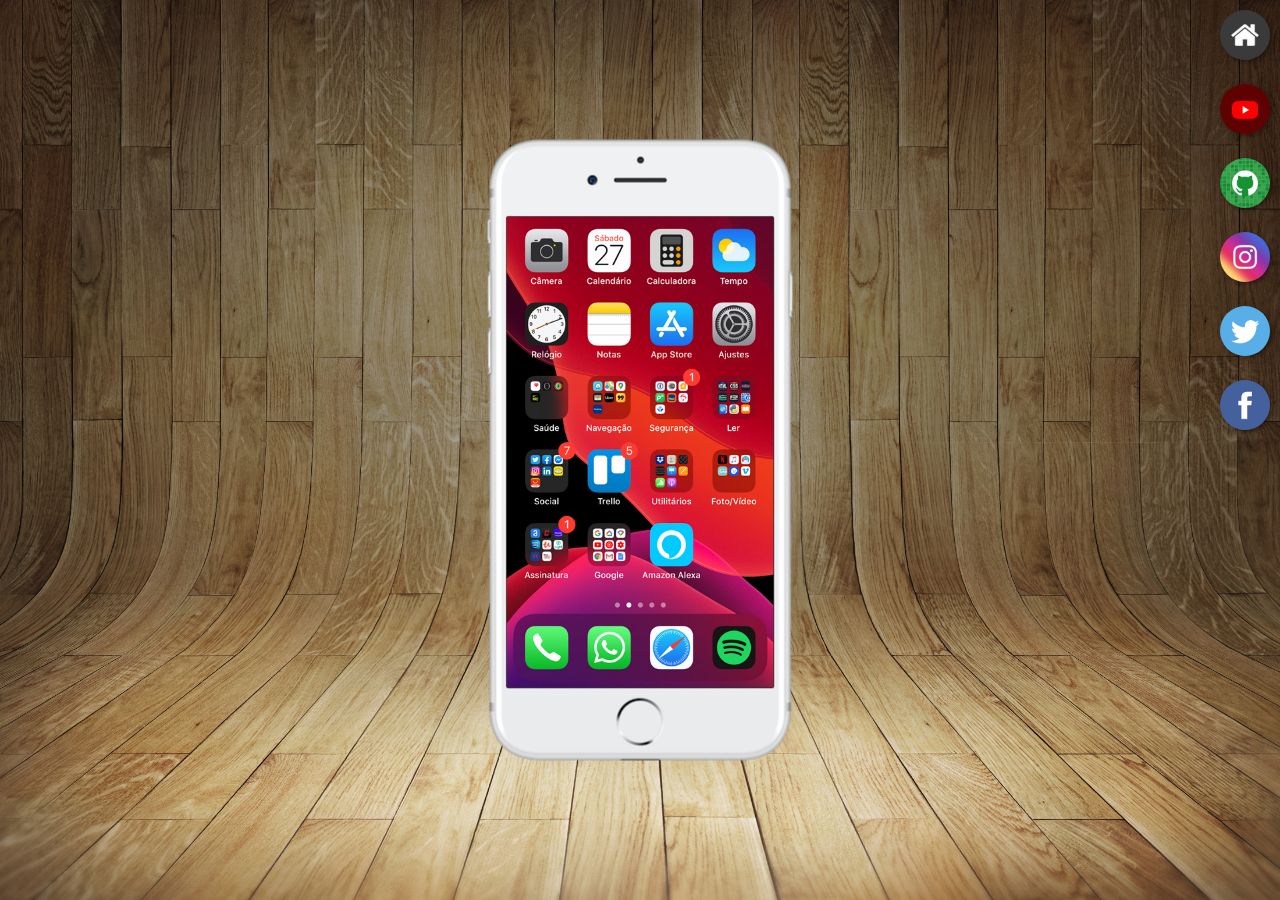
<file: index.html>
<!DOCTYPE html>
<html lang="pt-br">
<head>
  <meta charset="UTF-8">
  <meta http-equiv="X-UA-Compatible" content="IE=edge">
  <meta name="viewport" content="width=device-width, initial-scale=1.0">
  <link rel="shortcut icon" href="favicon.ico" type="image/x-icon">
  <link rel="stylesheet" href="estilos/style.css">
  <title>Projeto Redes Sociais</title>
</head>
<body>
  <main>
    <section id="telefone">
      <iframe src="home.html" name="tela" id="tela" frameborder="0">
        Seu navegador não é compatível com isso.
      </iframe>
    </section>
    <section id="redes-sociais">
      <a href="home.html" target="tela"><img src="imagens/logo-home.jpg" alt=""></a><br>
      <a href="youtube.html" target="tela"><img src="imagens/logo-youtube.jpg" alt=""></a><br>
      <a href="github.html" target="tela"><img src="imagens/logo-github.jpg" alt=""></a><br>
      <a href="instagram.html" target="tela"><img src="imagens/logo-instagram.jpg" alt=""></a><br>
      <a href="twitter.html" target="tela"><img src="imagens/logo-twitter.jpg" alt=""></a><br>
      <a href="facebook.html" target="tela"><img src="imagens/logo-facebook.jpg" alt=""></a>
    </section>
  </main>
</body>
</html>
</file>
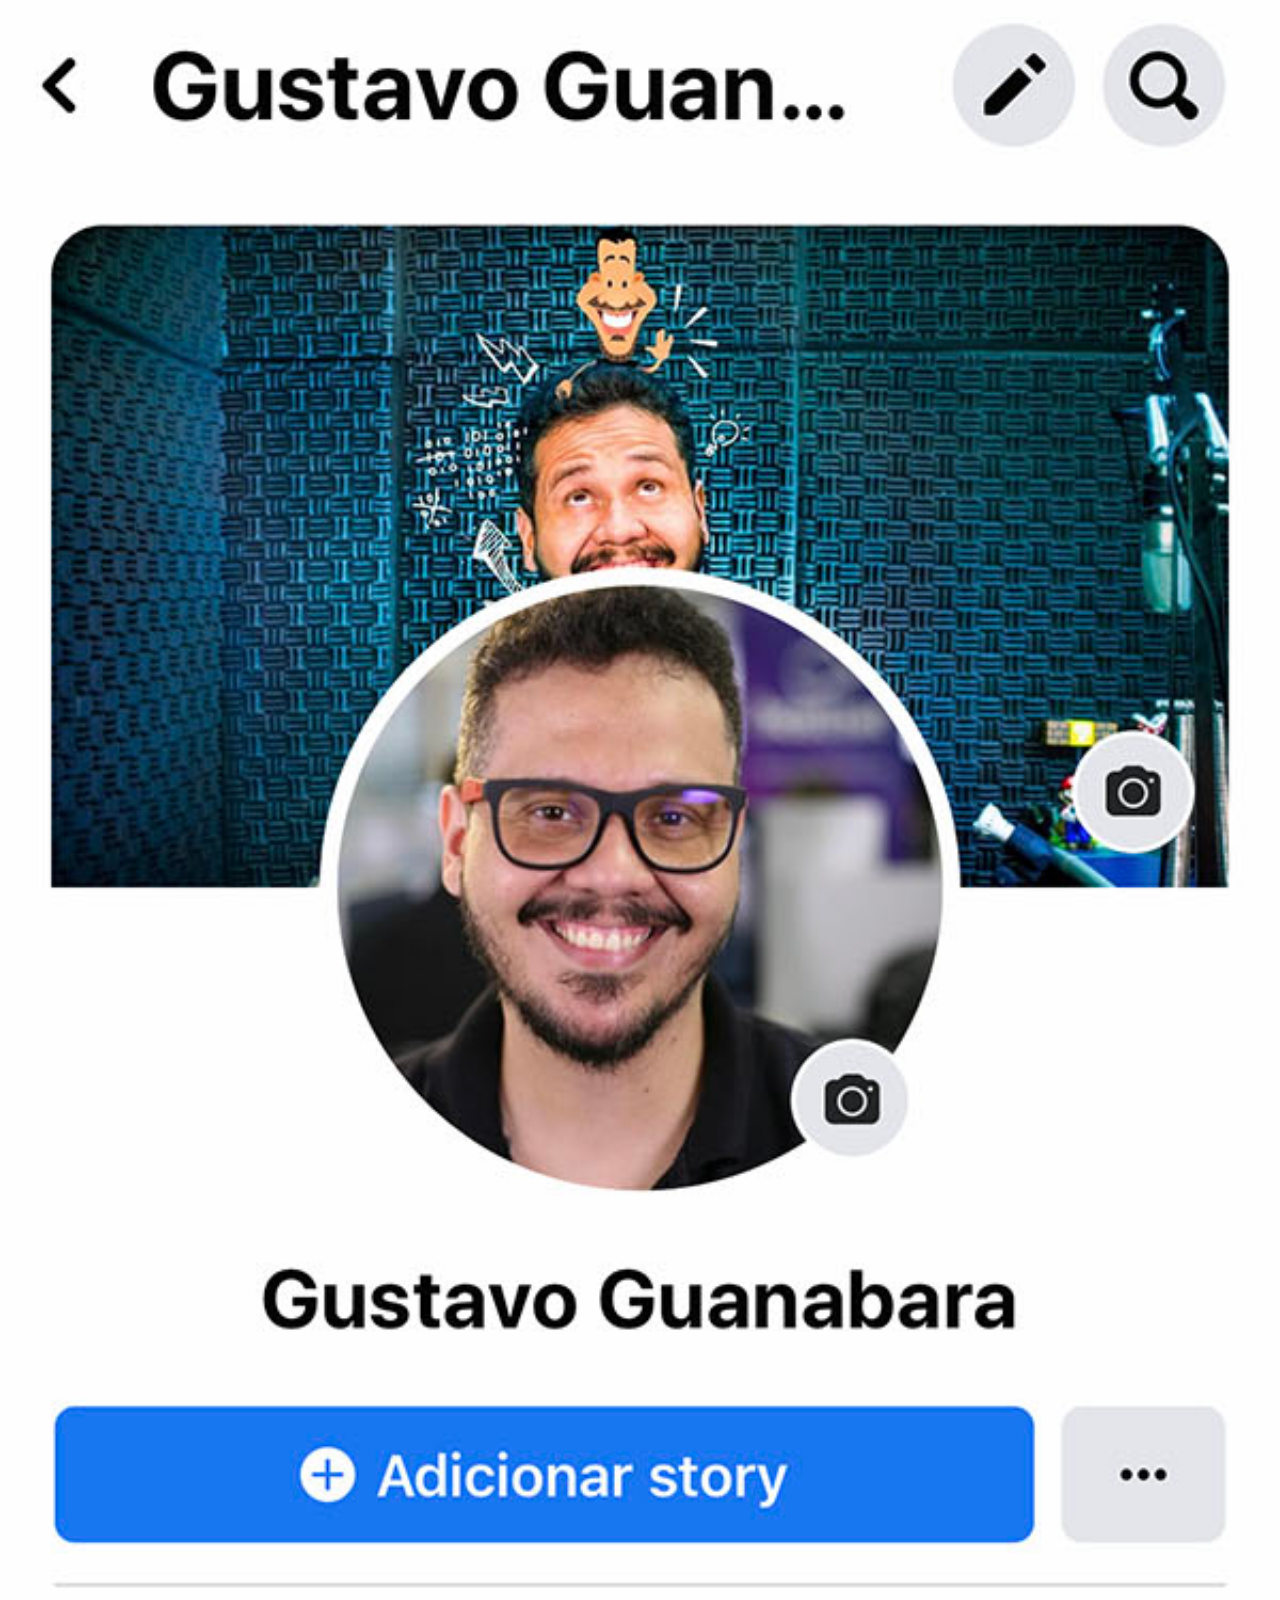
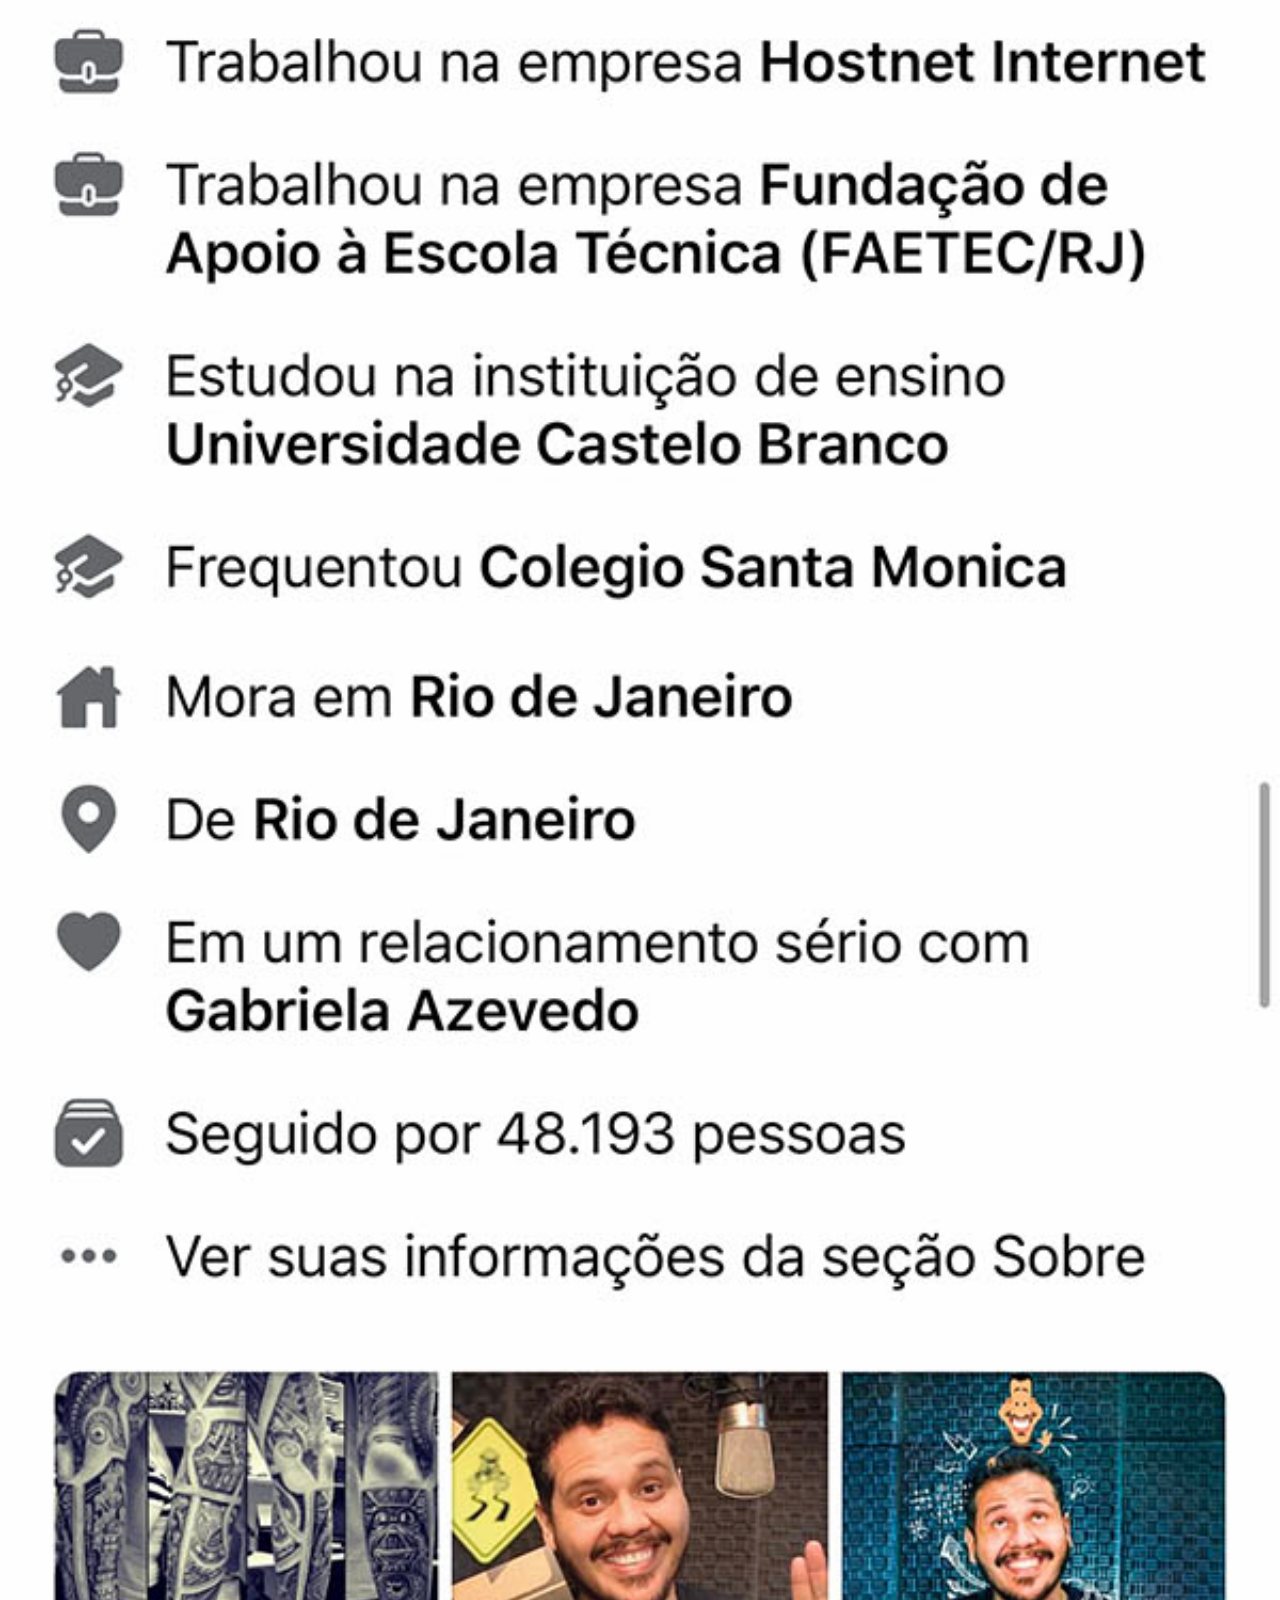
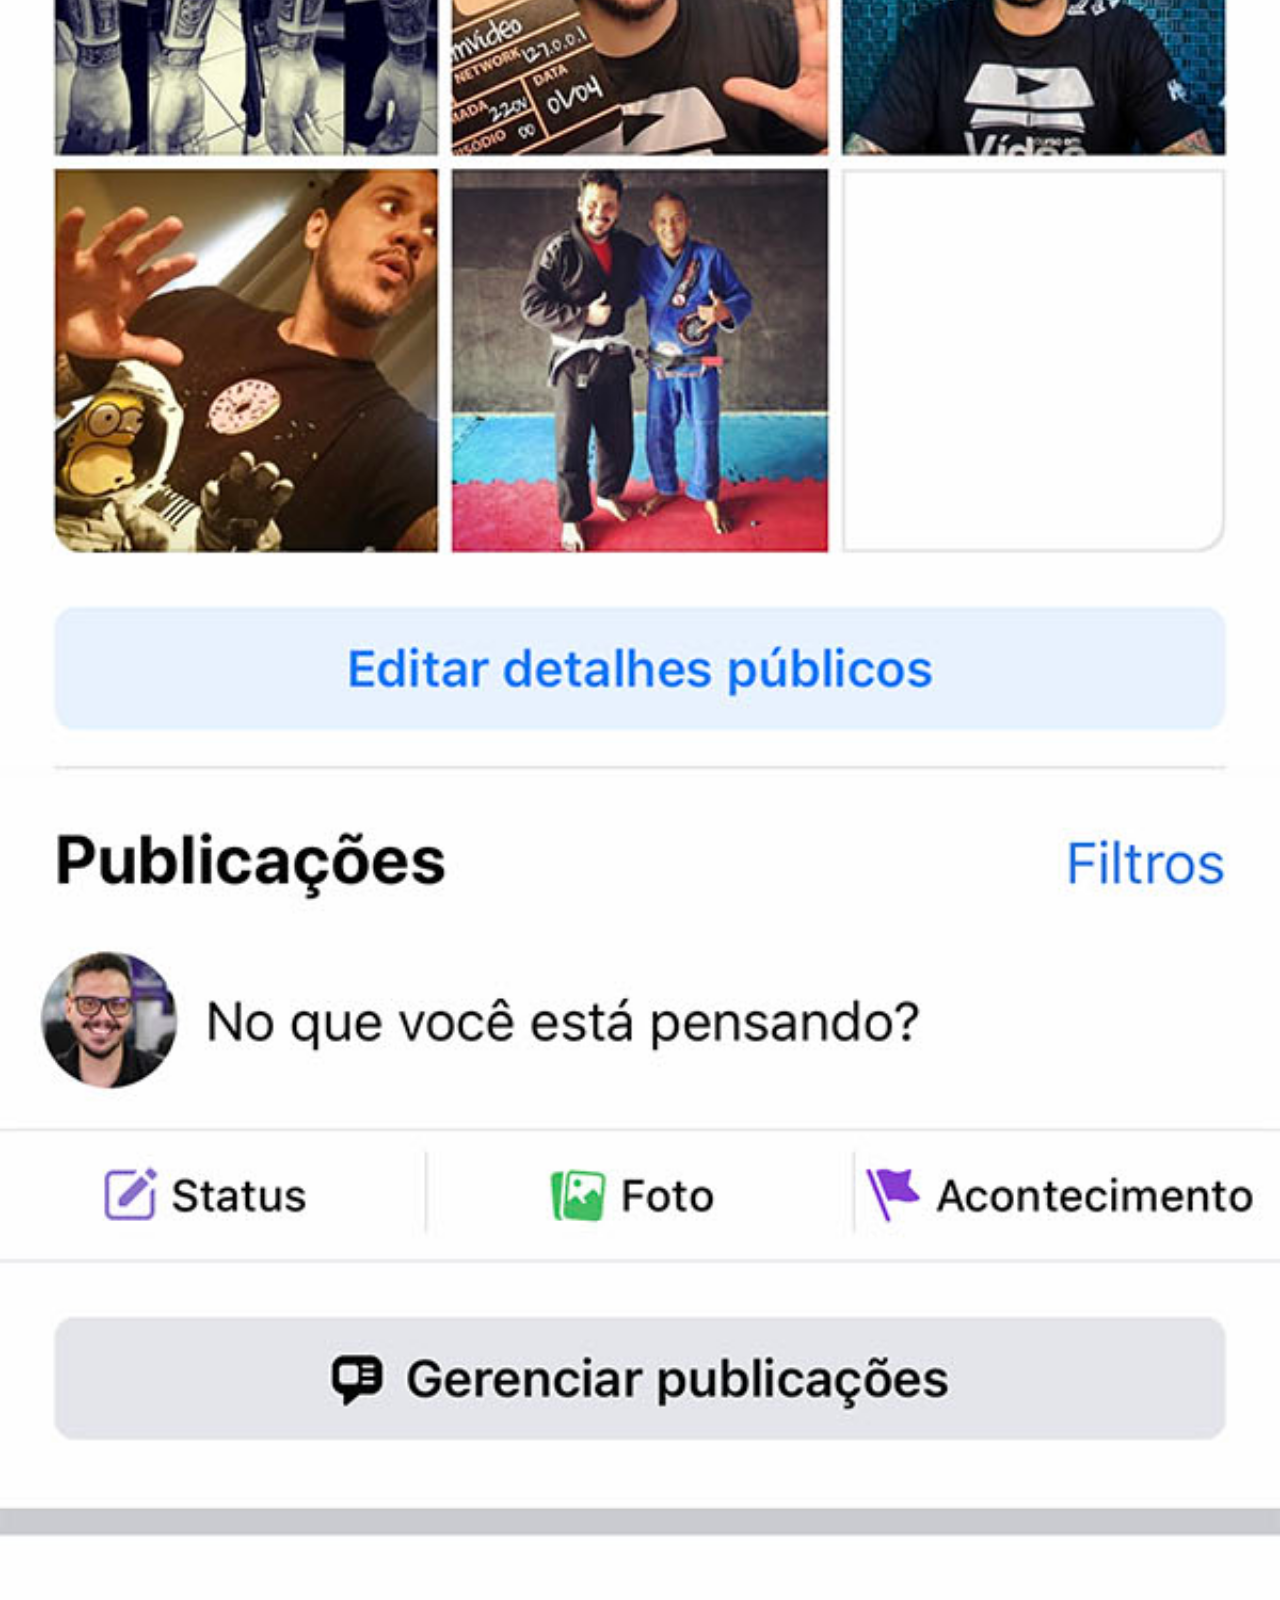
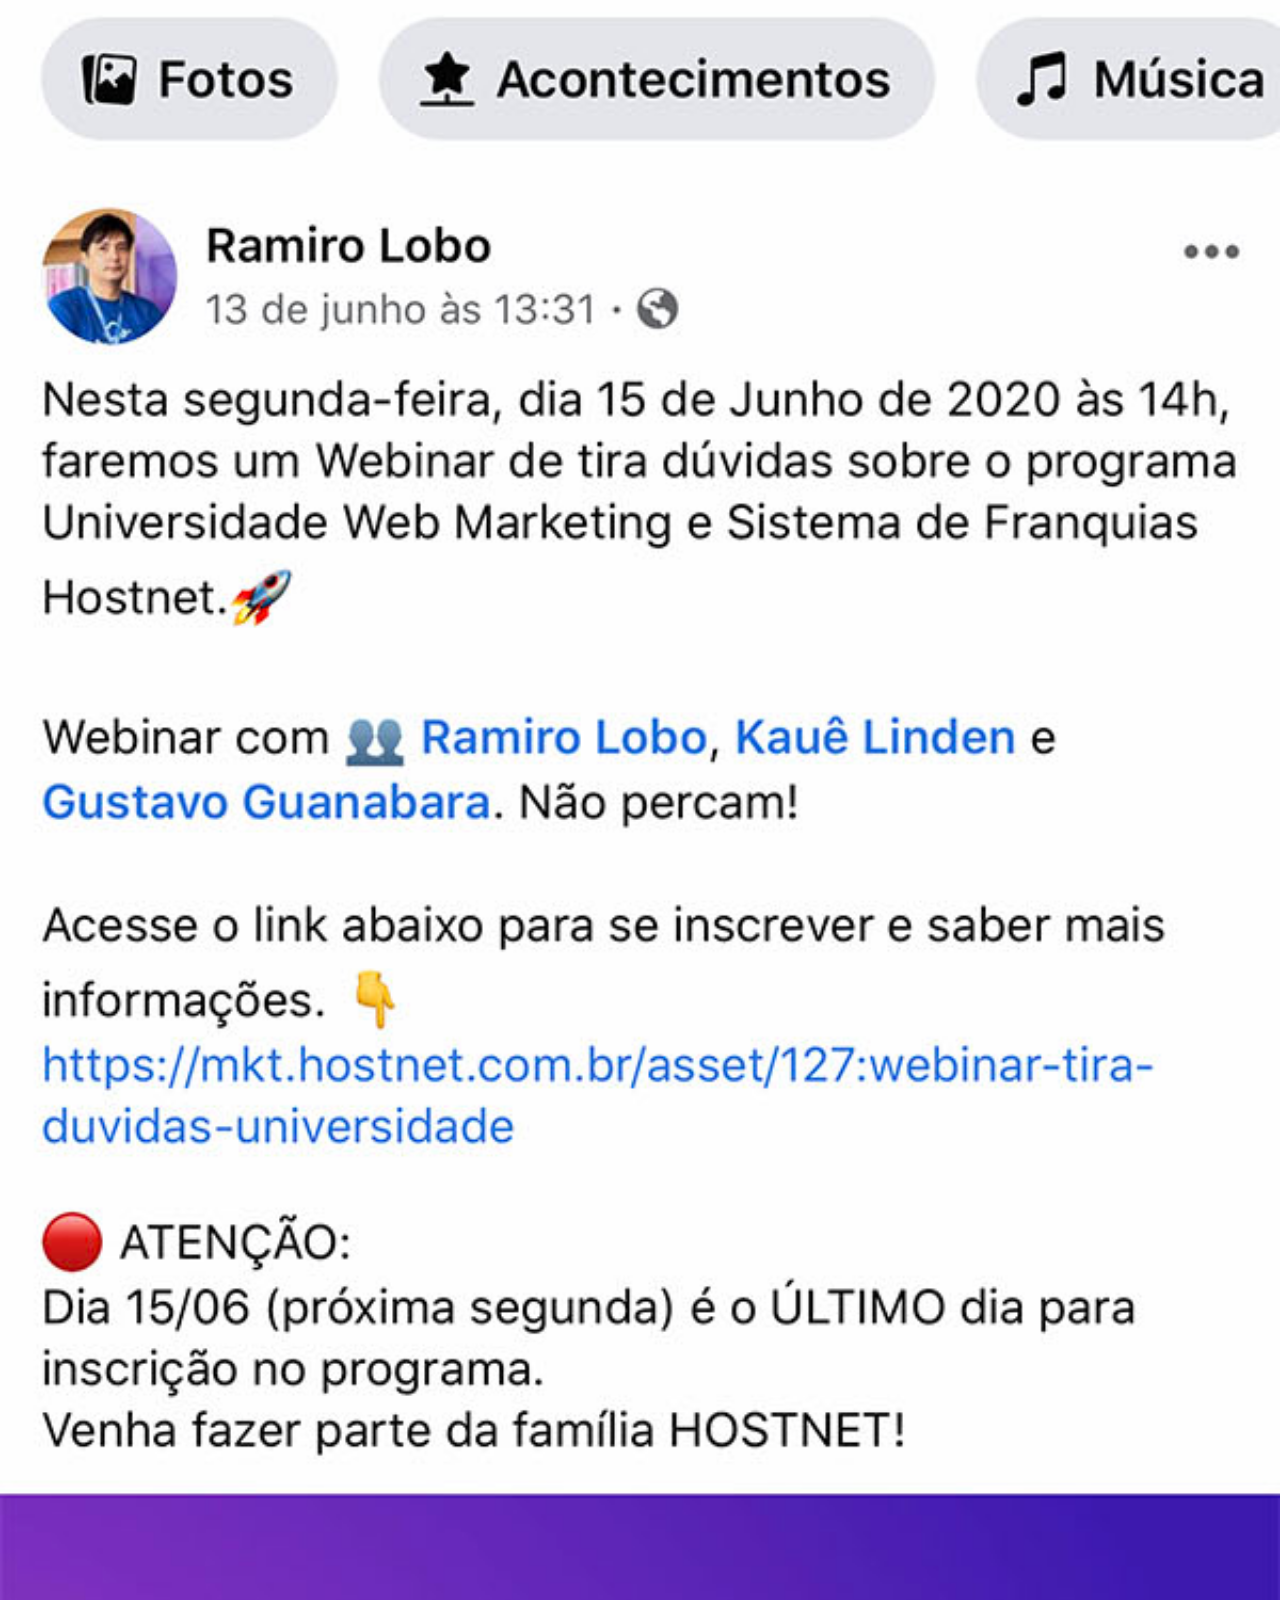
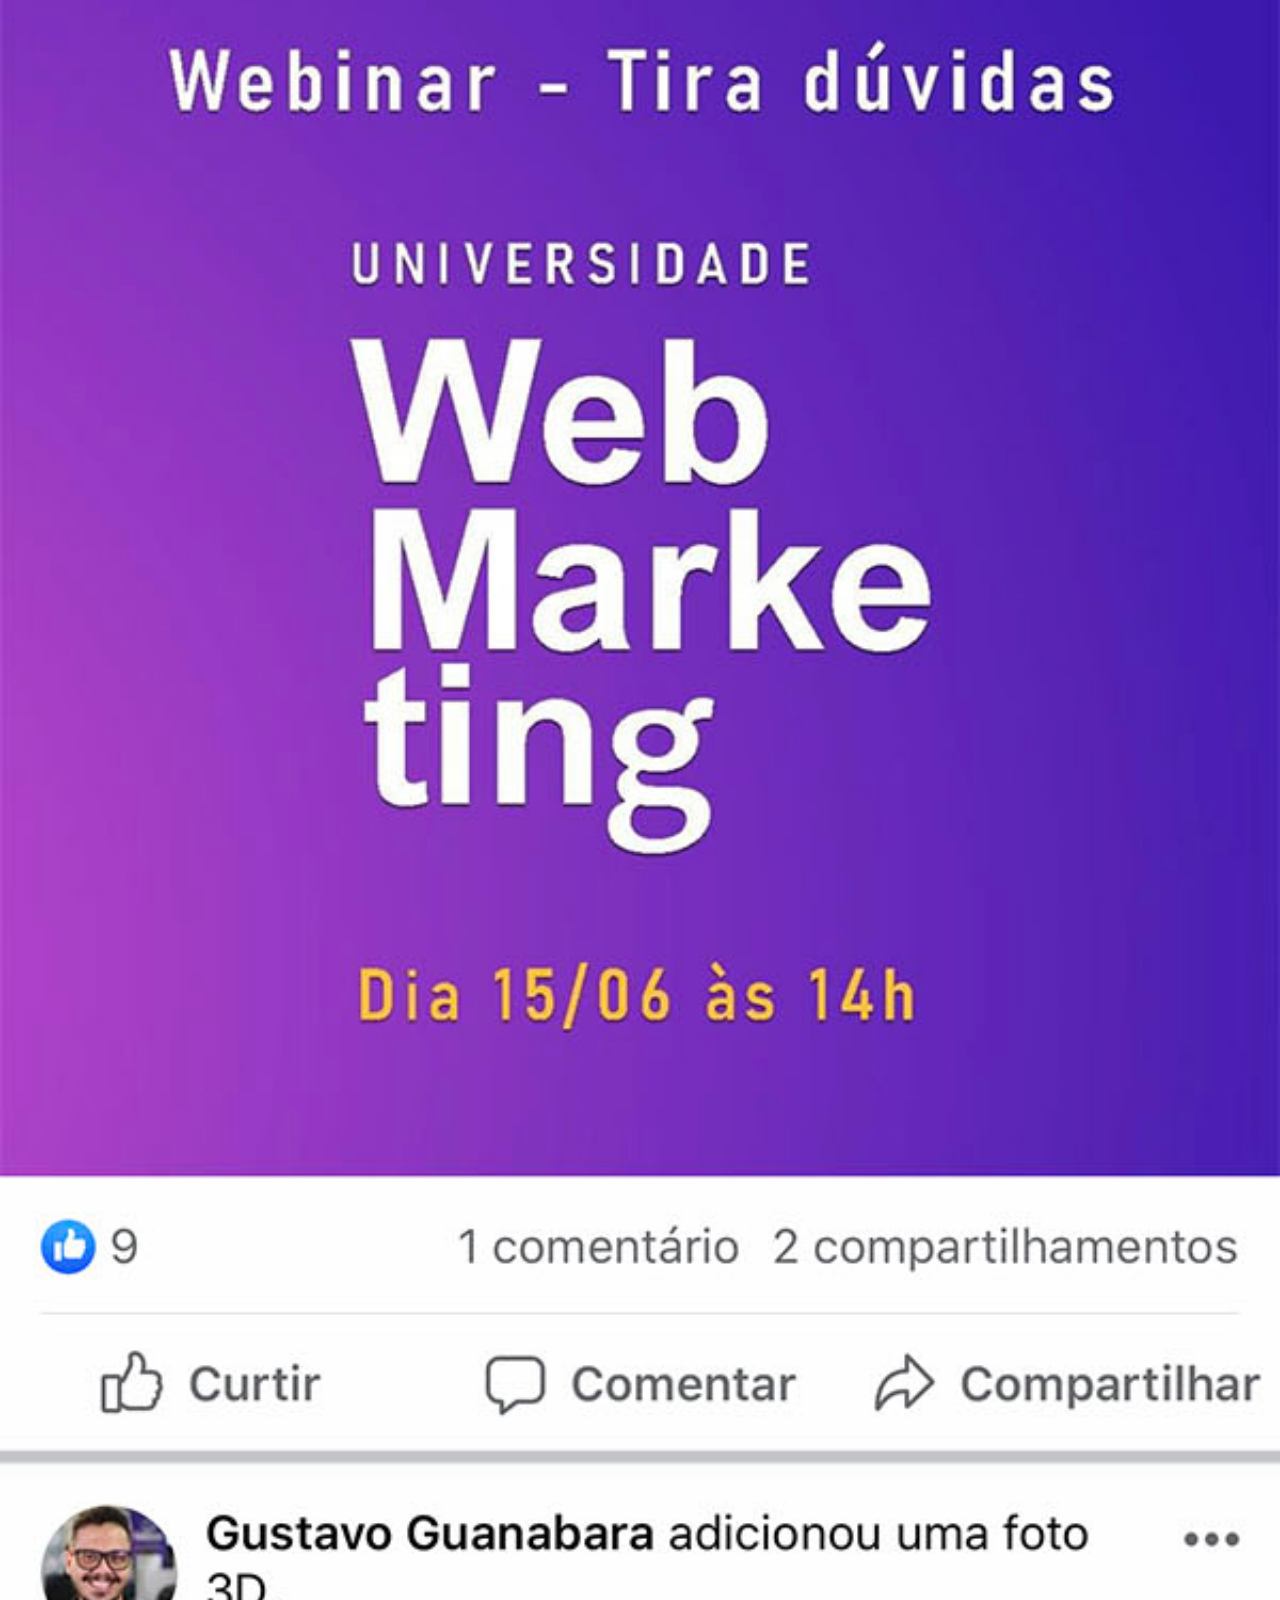
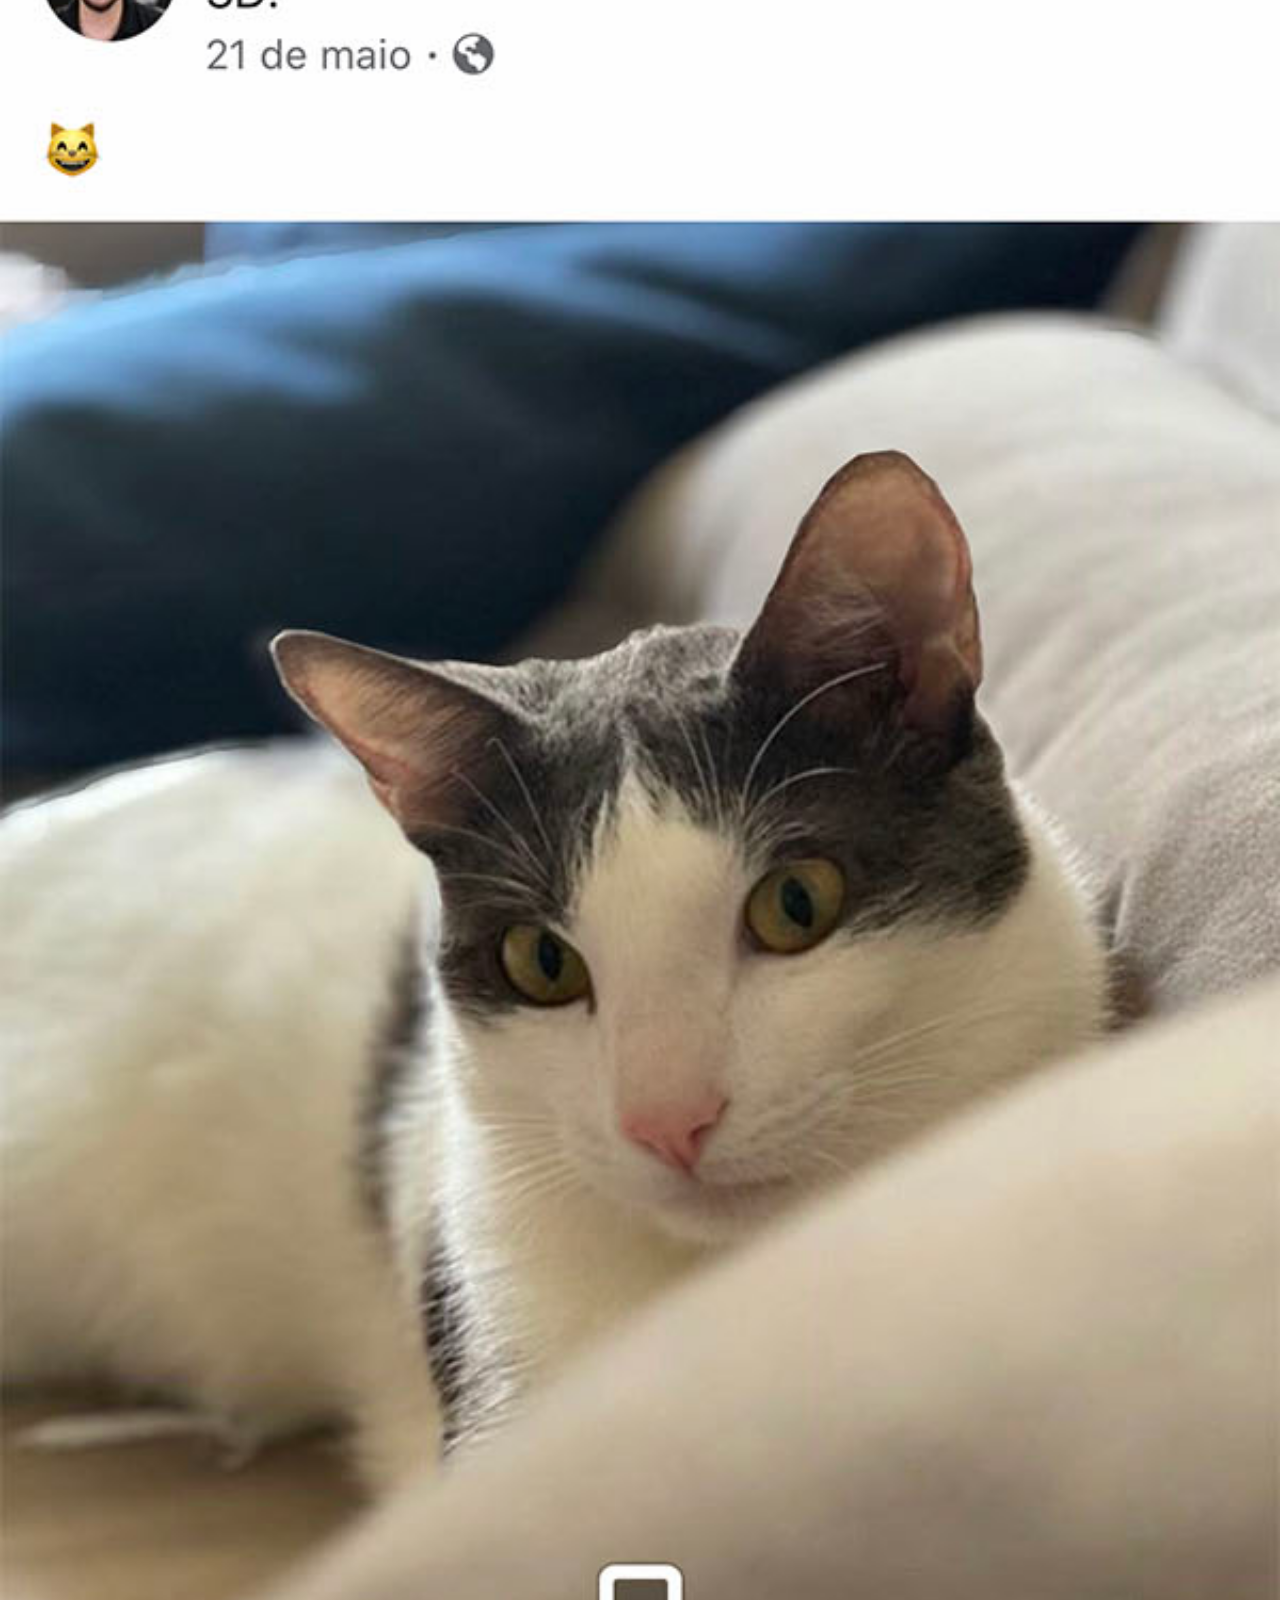
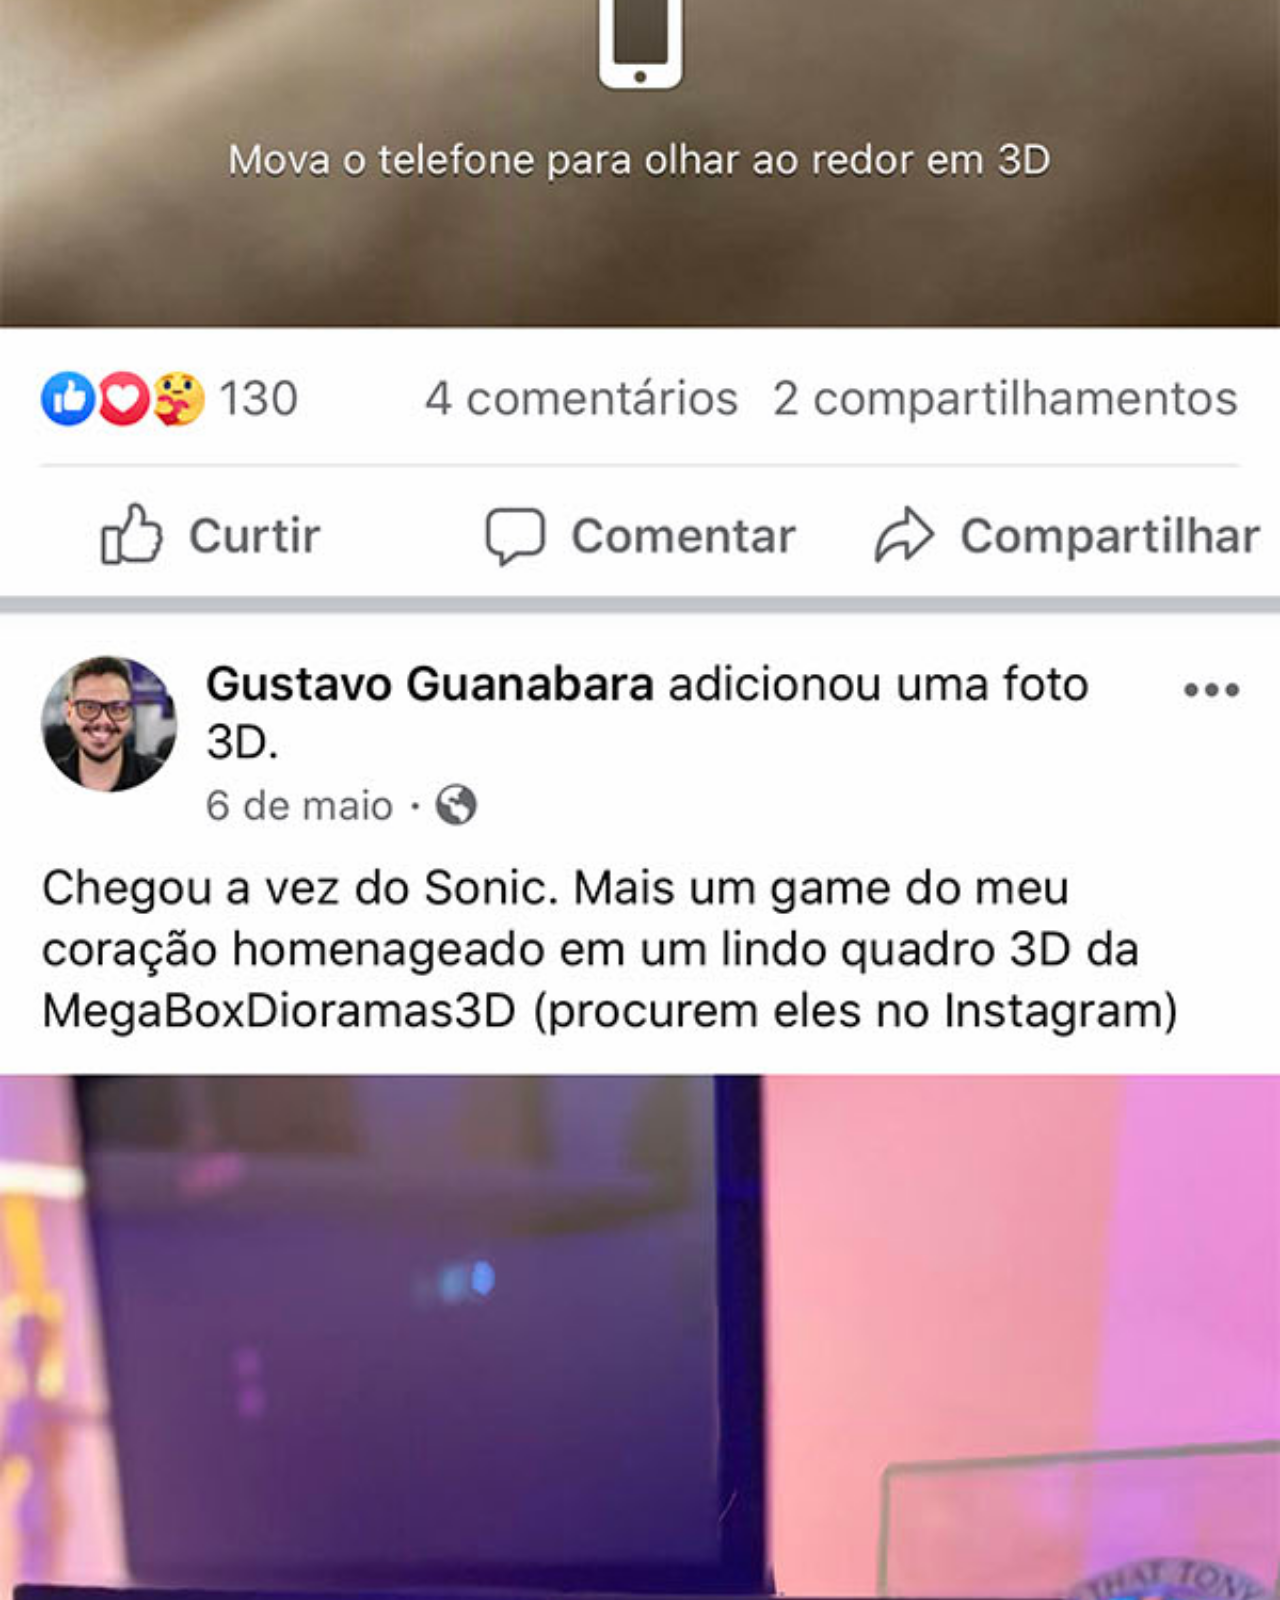
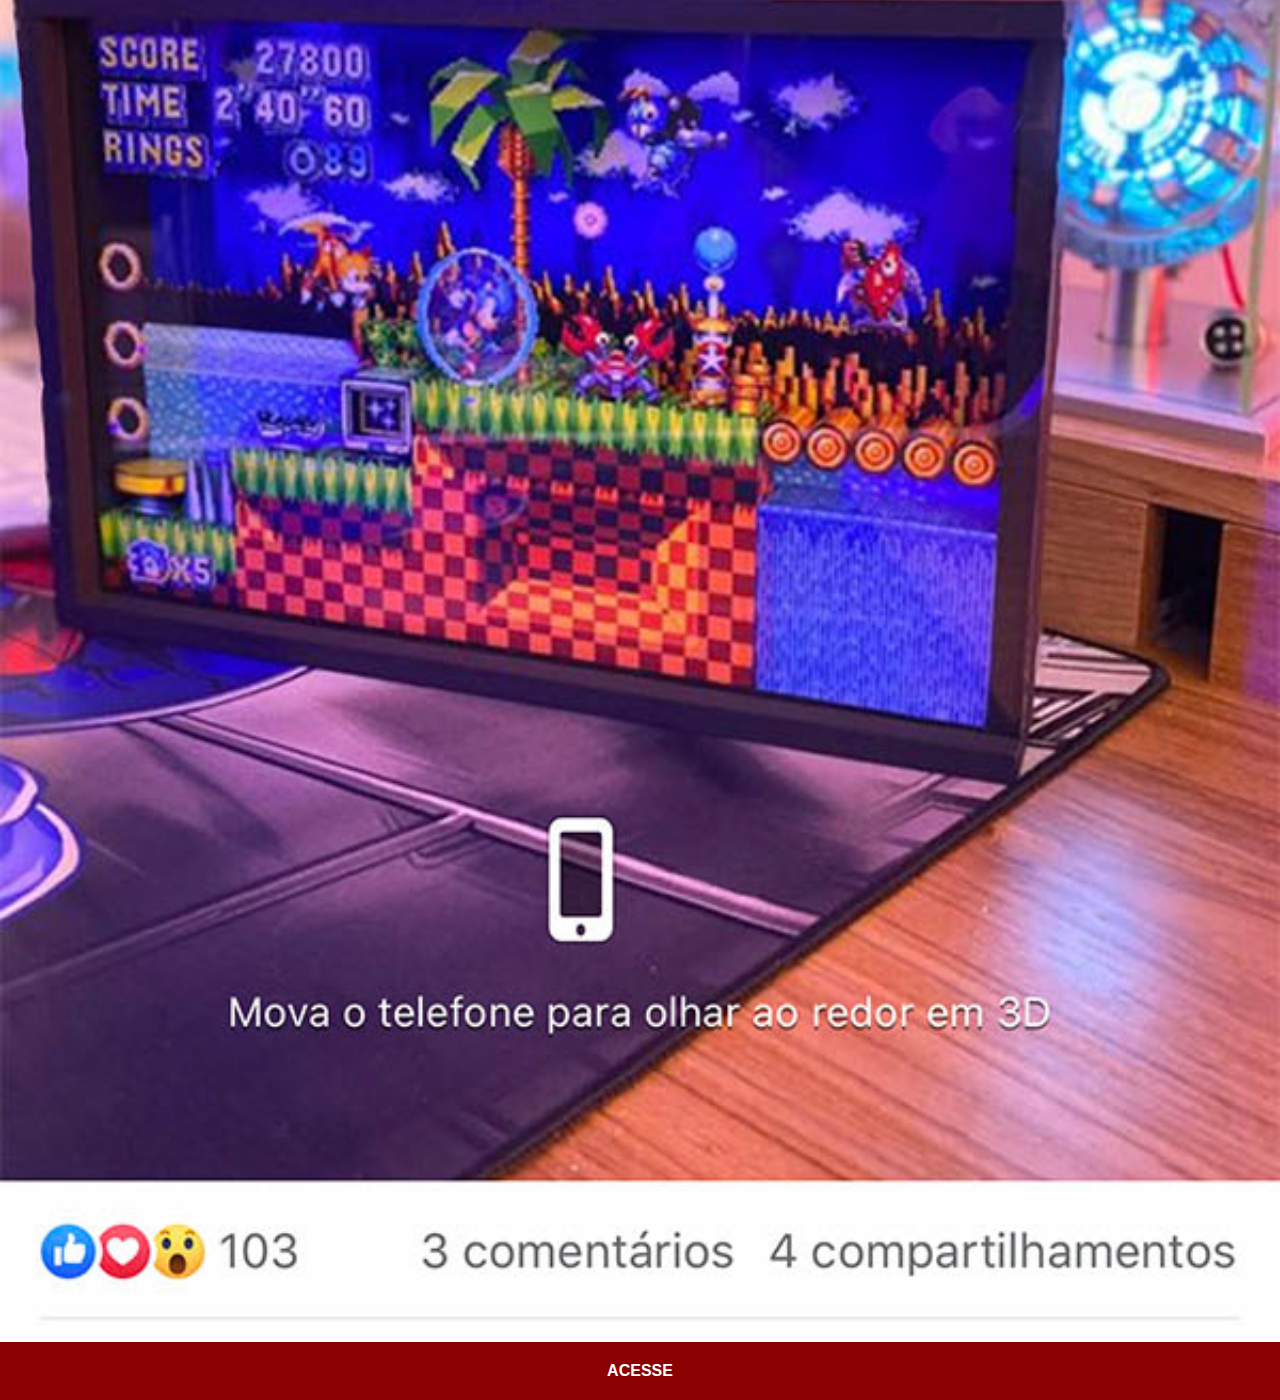
<file: facebook.html>
<!DOCTYPE html>
<html lang="pt-br">
<head>
  <meta charset="UTF-8">
  <meta http-equiv="X-UA-Compatible" content="IE=edge">
  <meta name="viewport" content="width=device-width, initial-scale=1.0">
  <title>Facebook</title>
  <link rel="stylesheet" href="estilos/social.css">
</head>
<body>
  <img src="imagens/tela-facebook.jpg" alt="Facebook">
  <a href="https://www.facebook.com/pedroalvaro.pedro.58/" target="_blank">ACESSE</a>
</body>
</html>
</file>
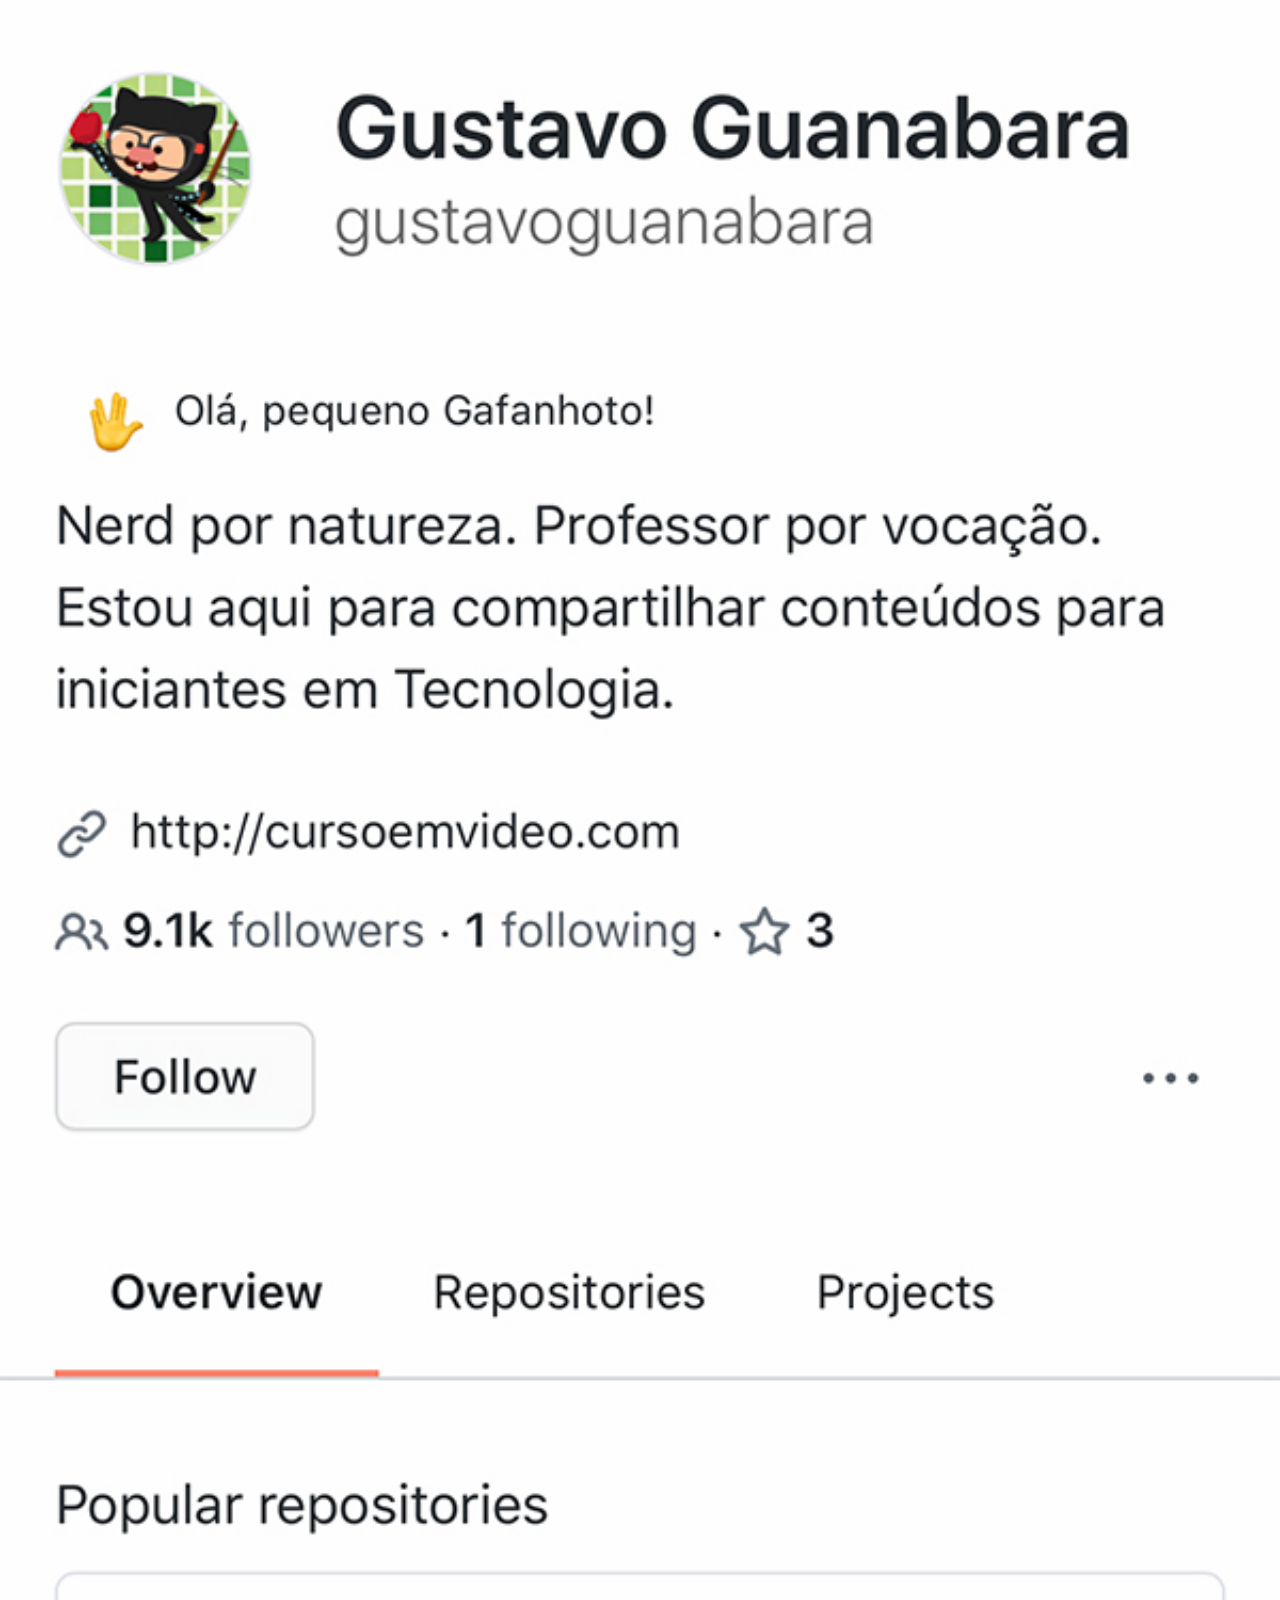
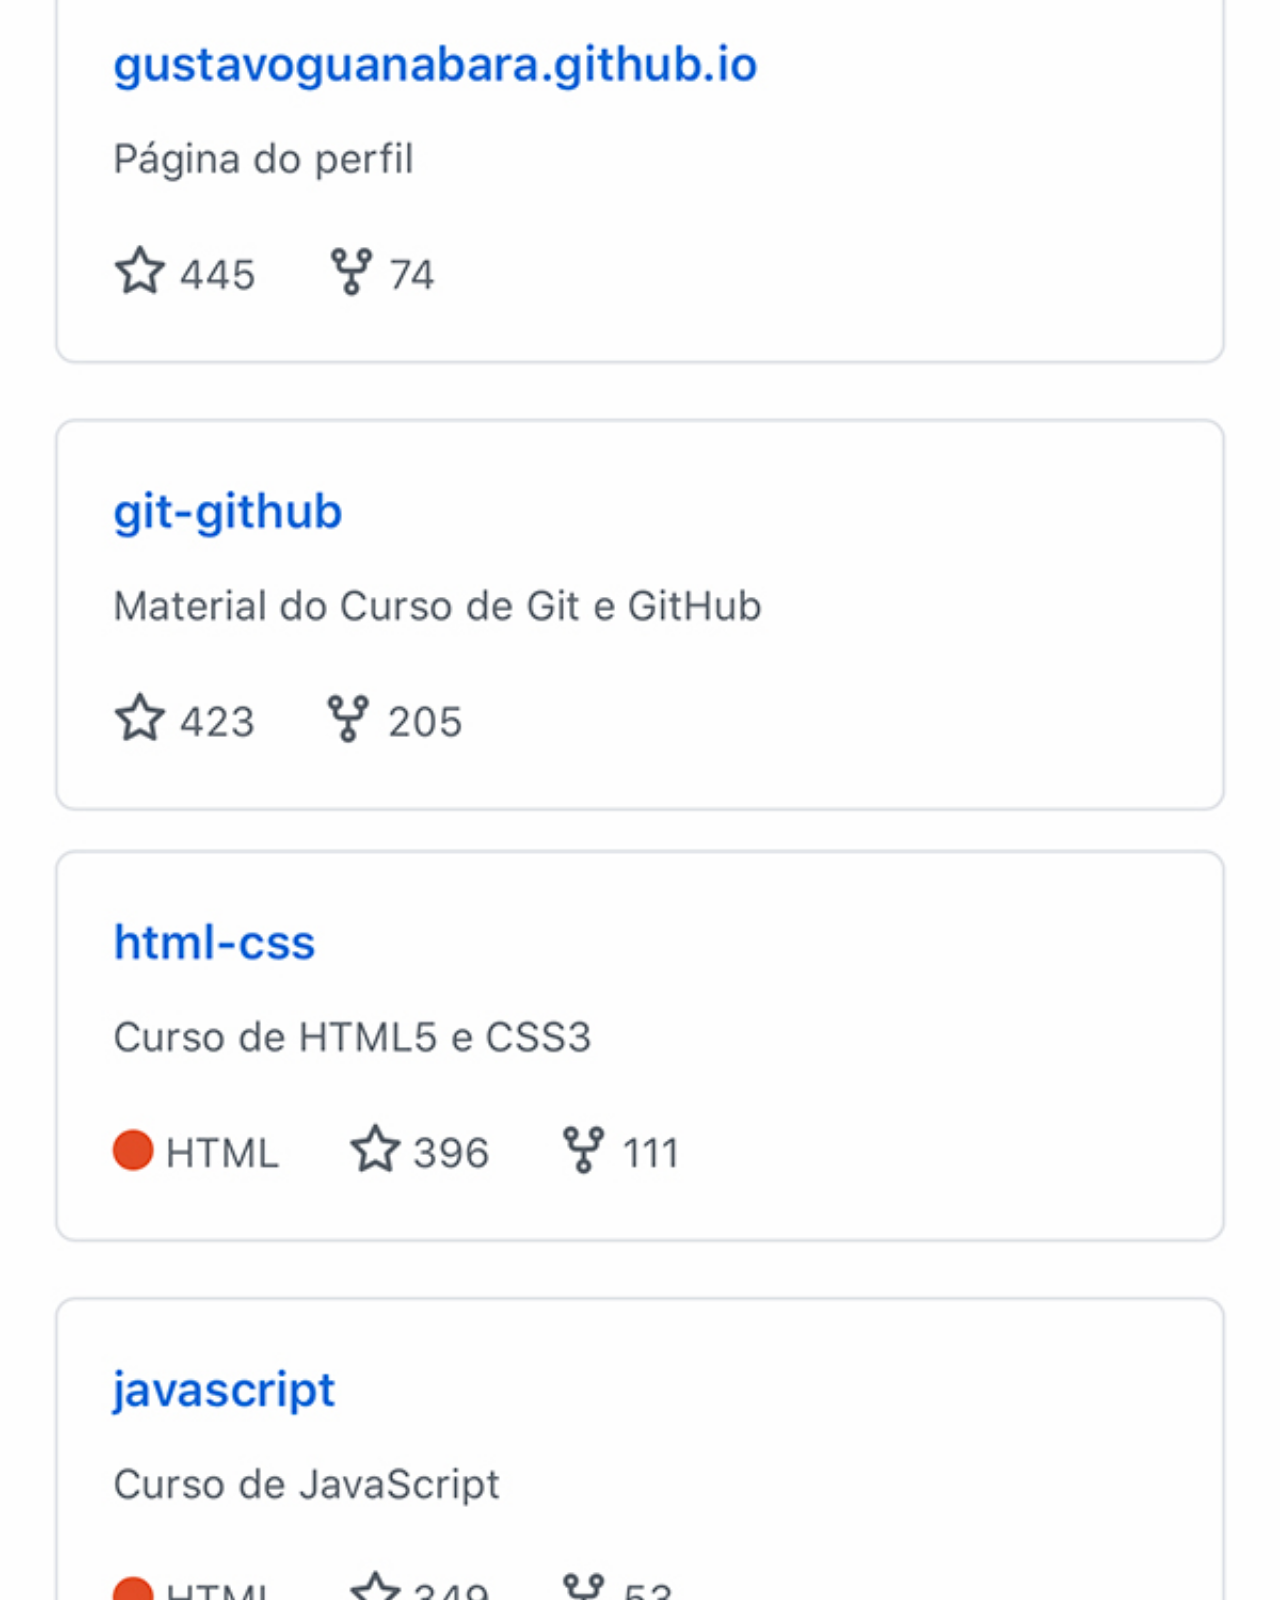
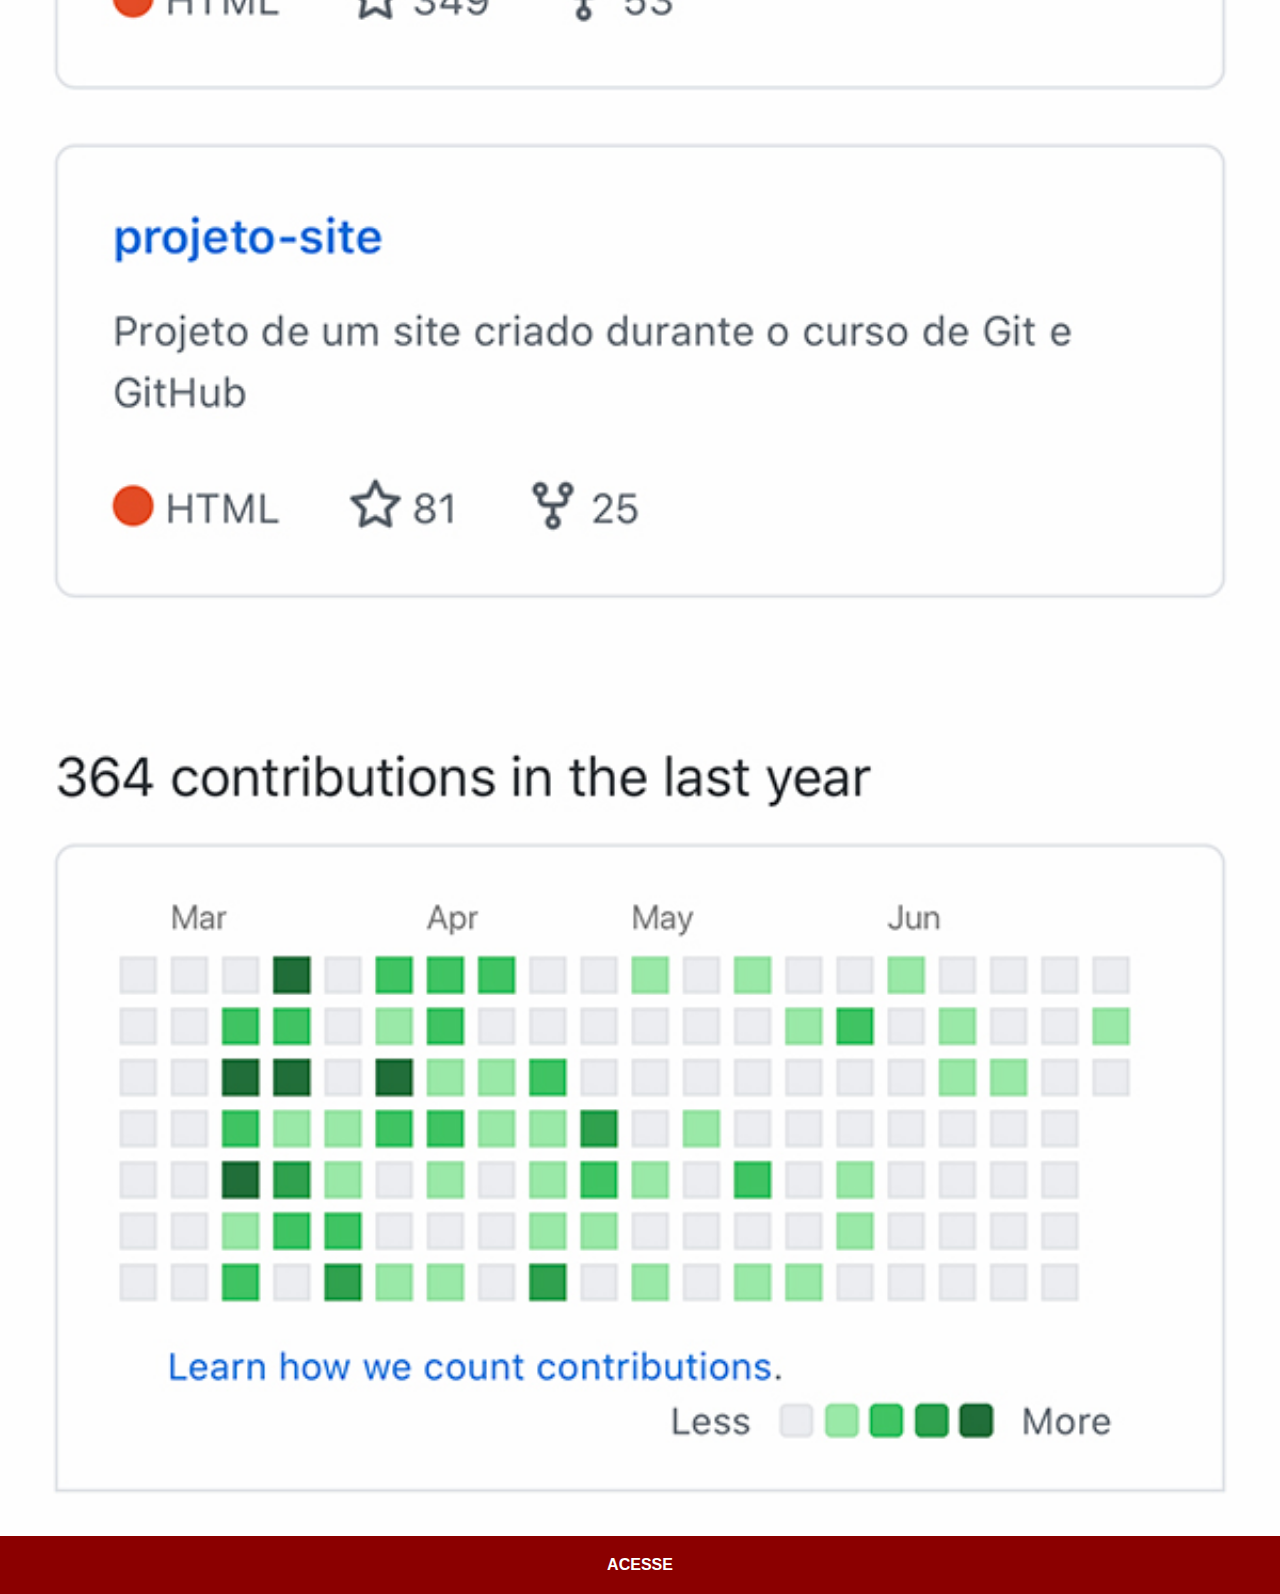
<file: github.html>
<!DOCTYPE html>
<html lang="pt-br">
<head>
  <meta charset="UTF-8">
  <meta http-equiv="X-UA-Compatible" content="IE=edge">
  <meta name="viewport" content="width=device-width, initial-scale=1.0">
  <title>GitHub</title>
  <link rel="stylesheet" href="estilos/social.css">
</head>
<body>
  <img src="imagens/tela-github.jpg" alt="GitHub">
  <a href="https://github.com/pedroalvaro01" target="_blank">ACESSE</a>
</body>
</html>
</file>
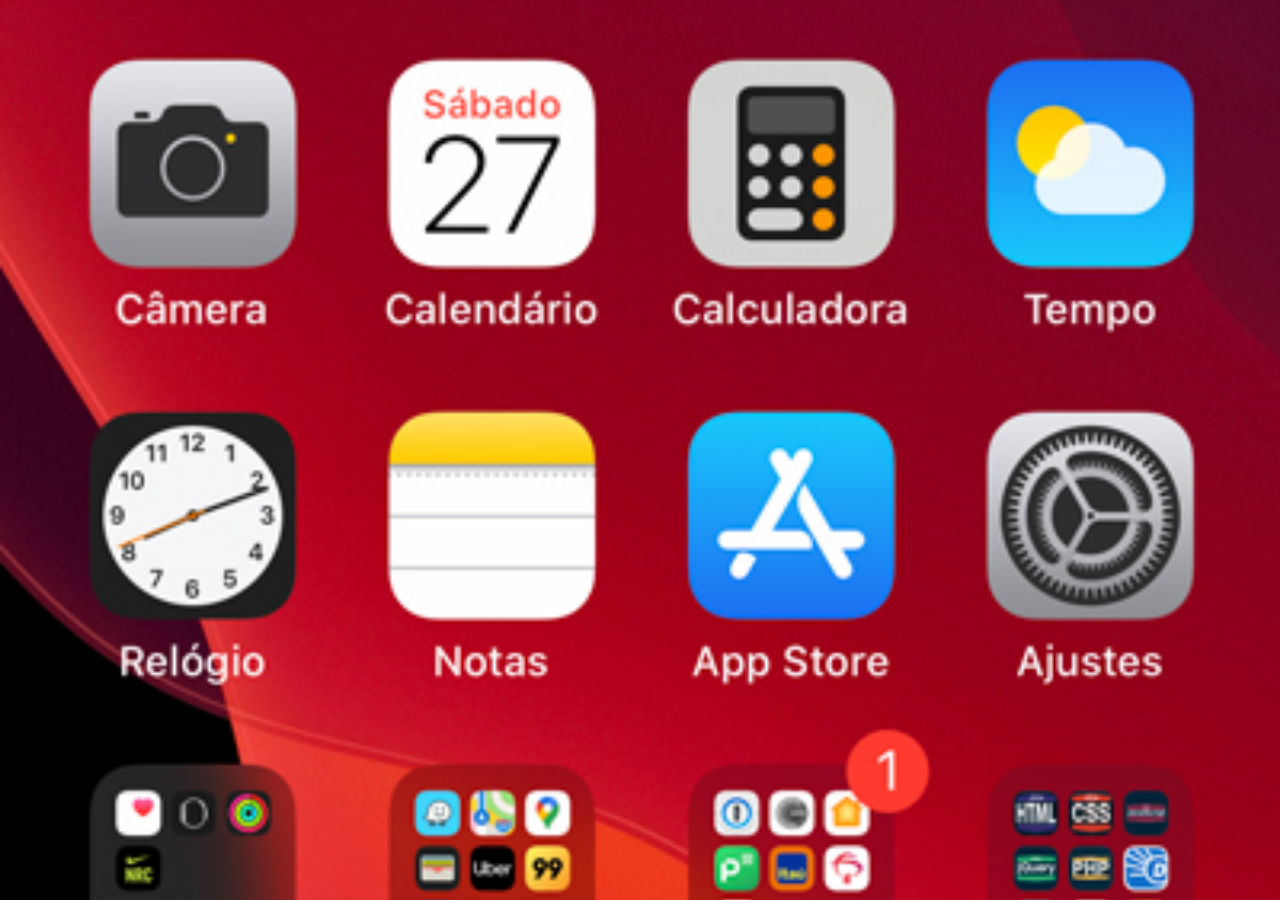
<file: home.html>
<!DOCTYPE html>
<html lang="pt-br">
<head>
  <meta charset="UTF-8">
  <meta http-equiv="X-UA-Compatible" content="IE=edge">
  <meta name="viewport" content="width=device-width, initial-scale=1.0">
  <title>Home</title>
  <style>
    * {
      margin: 0px;
      padding: 0px;
    }

    body {
      width: 100vw;
      height: 100vh;
      background: black url('imagens/tela-home.jpg') no-repeat top center;
      background-size: cover;
    }
  </style>
</head>
<body>
  
</body>
</html>
</file>
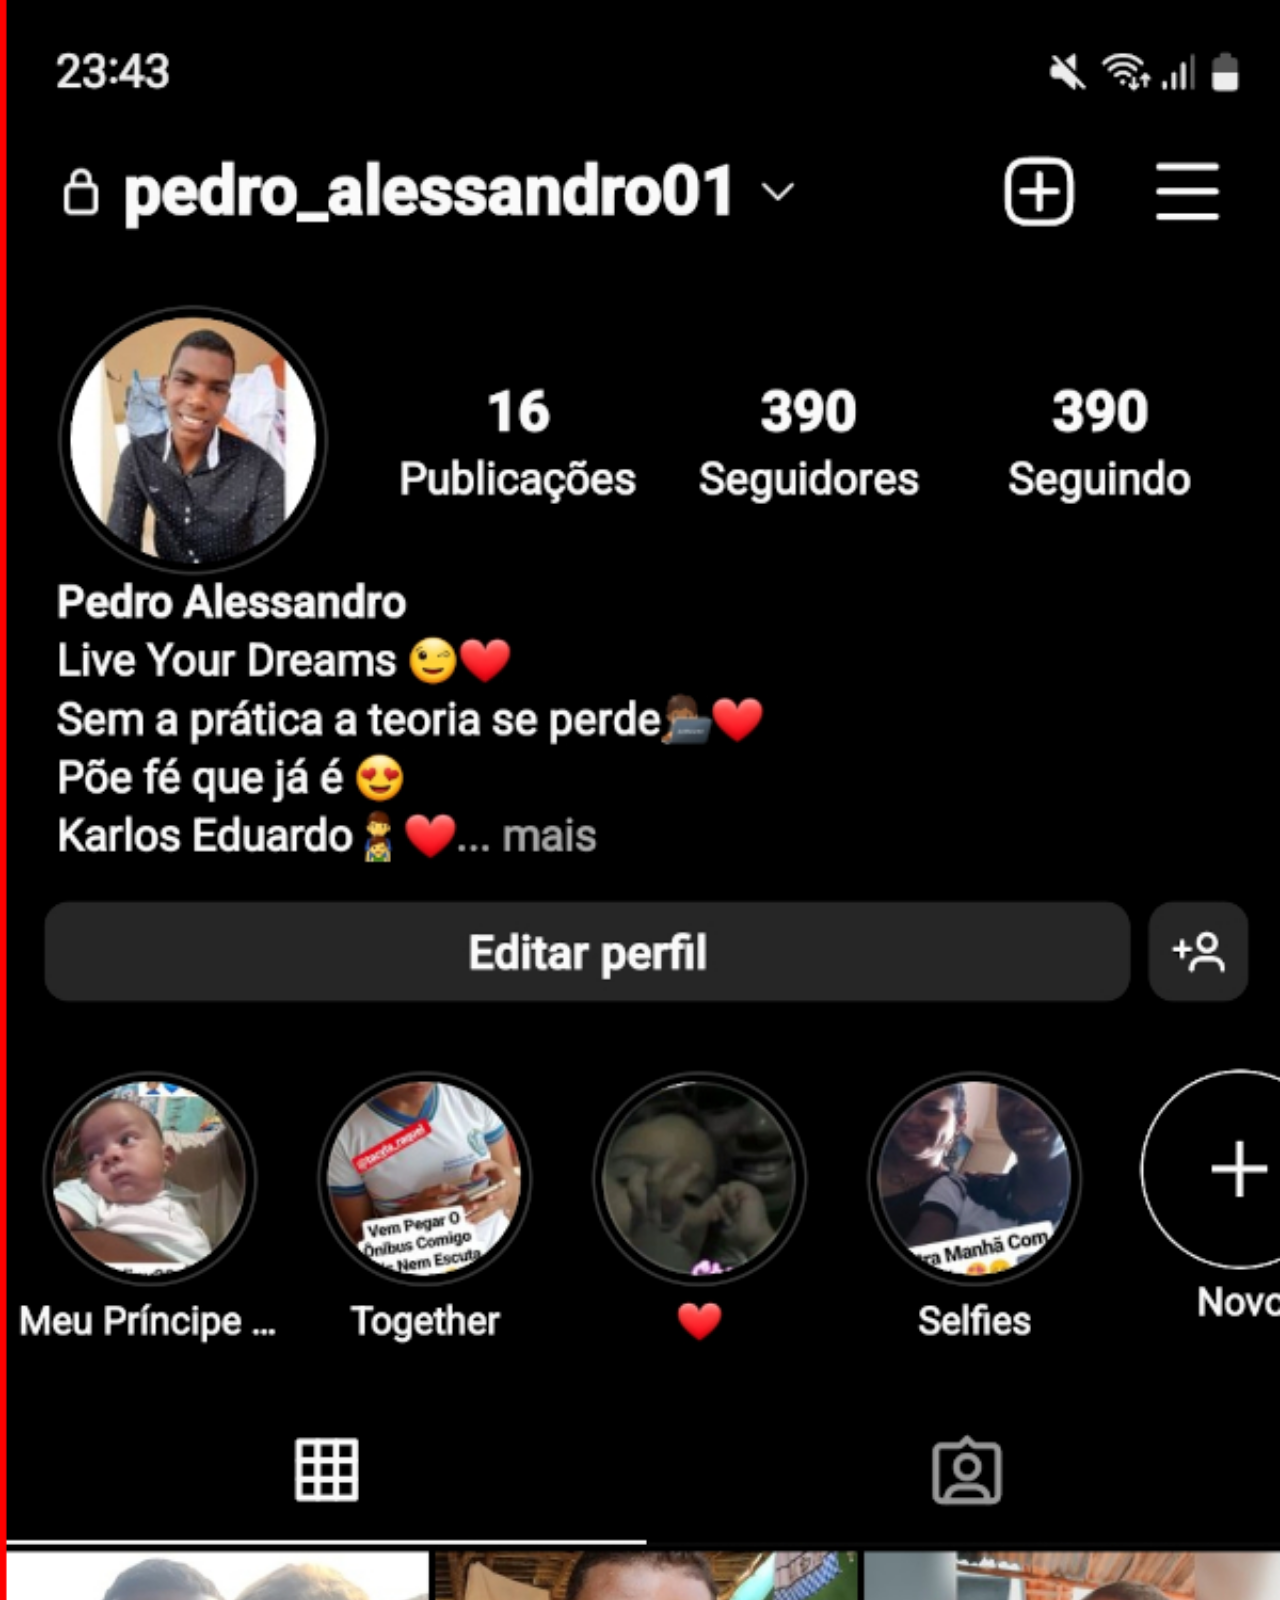
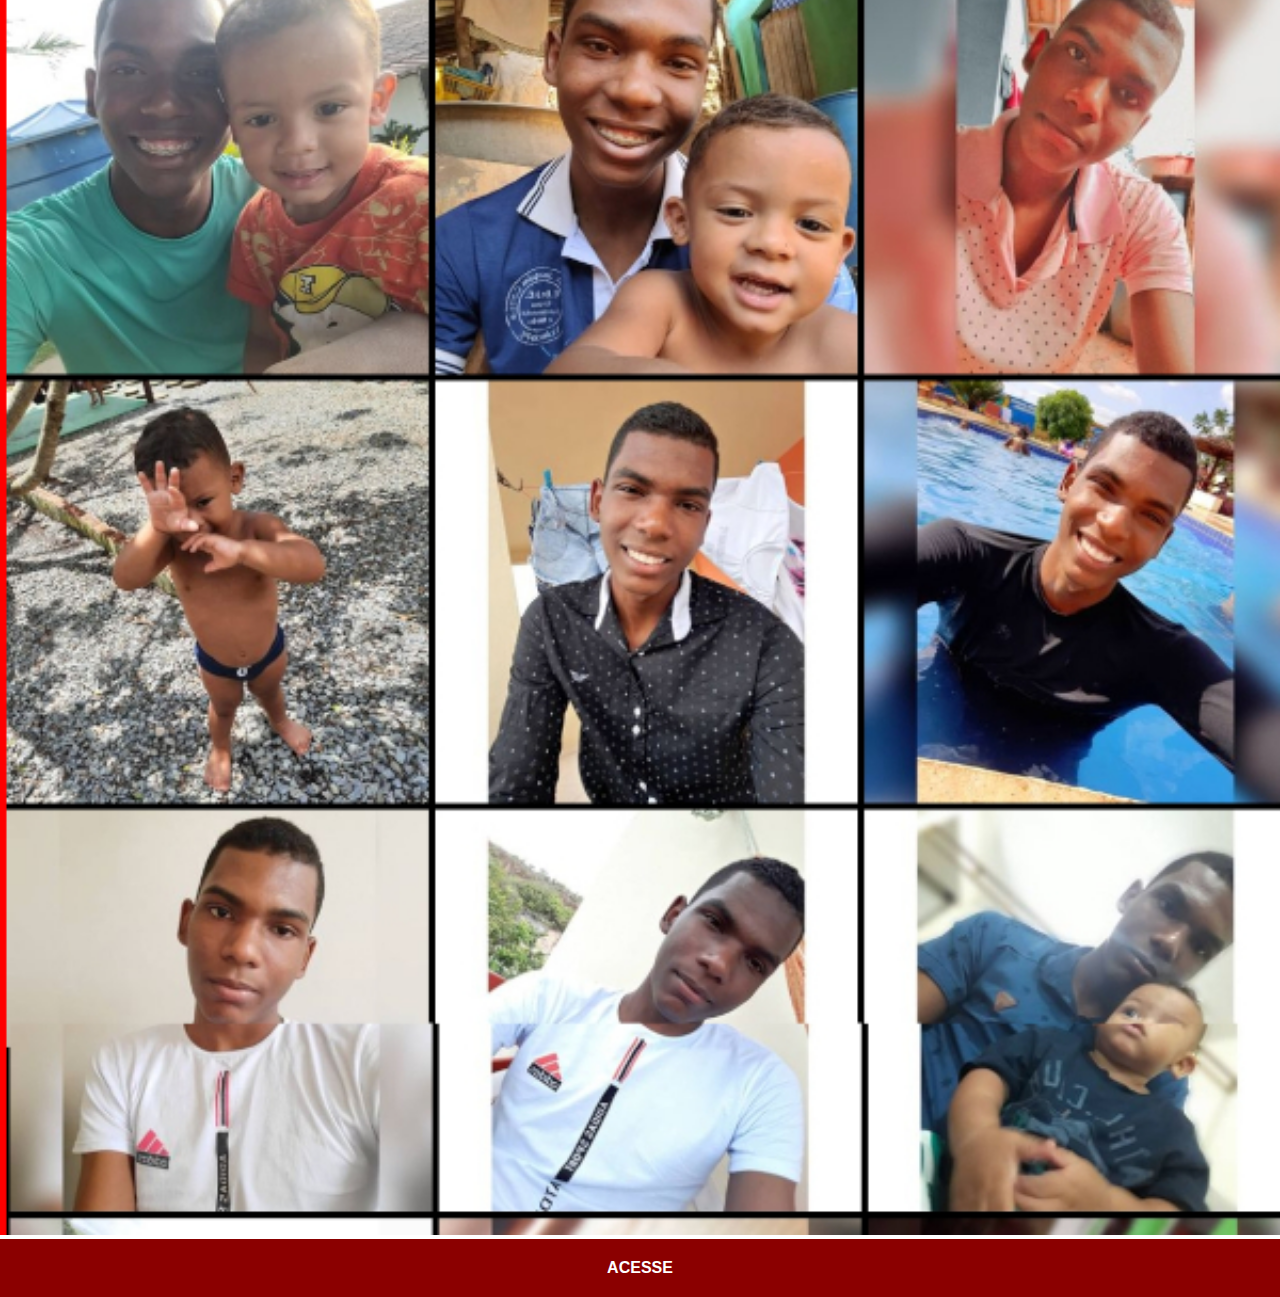
<file: instagram.html>
<!DOCTYPE html>
<html lang="pt-br">
<head>
  <meta charset="UTF-8">
  <meta http-equiv="X-UA-Compatible" content="IE=edge">
  <meta name="viewport" content="width=device-width, initial-scale=1.0">
  <title>Instagram</title>
  <link rel="stylesheet" href="estilos/social.css">
</head>
<body>
  <img src="imagens/tela-instagram.jpg" alt="Instagram">
  <a href="https://www.instagram.com/pedro_alessandro01/" target="_blank">ACESSE</a>
</body>
</html>
</file>
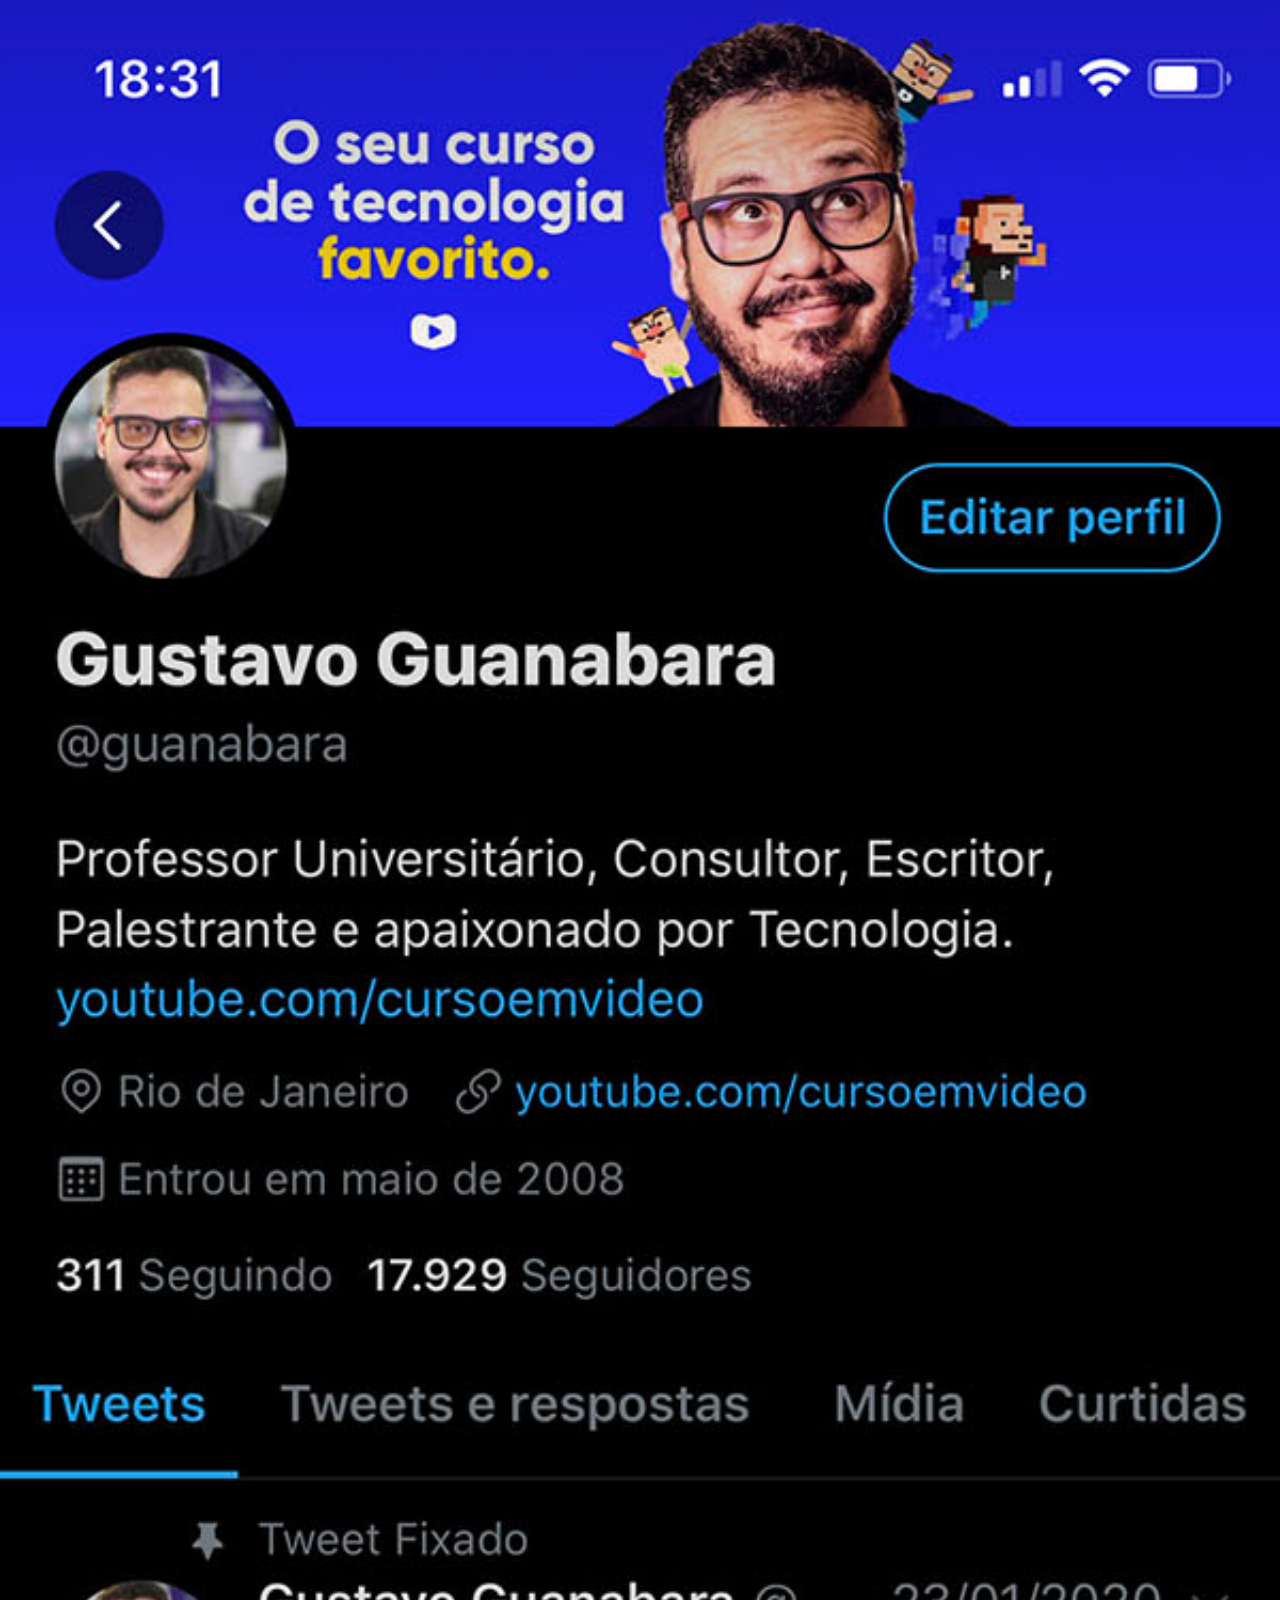
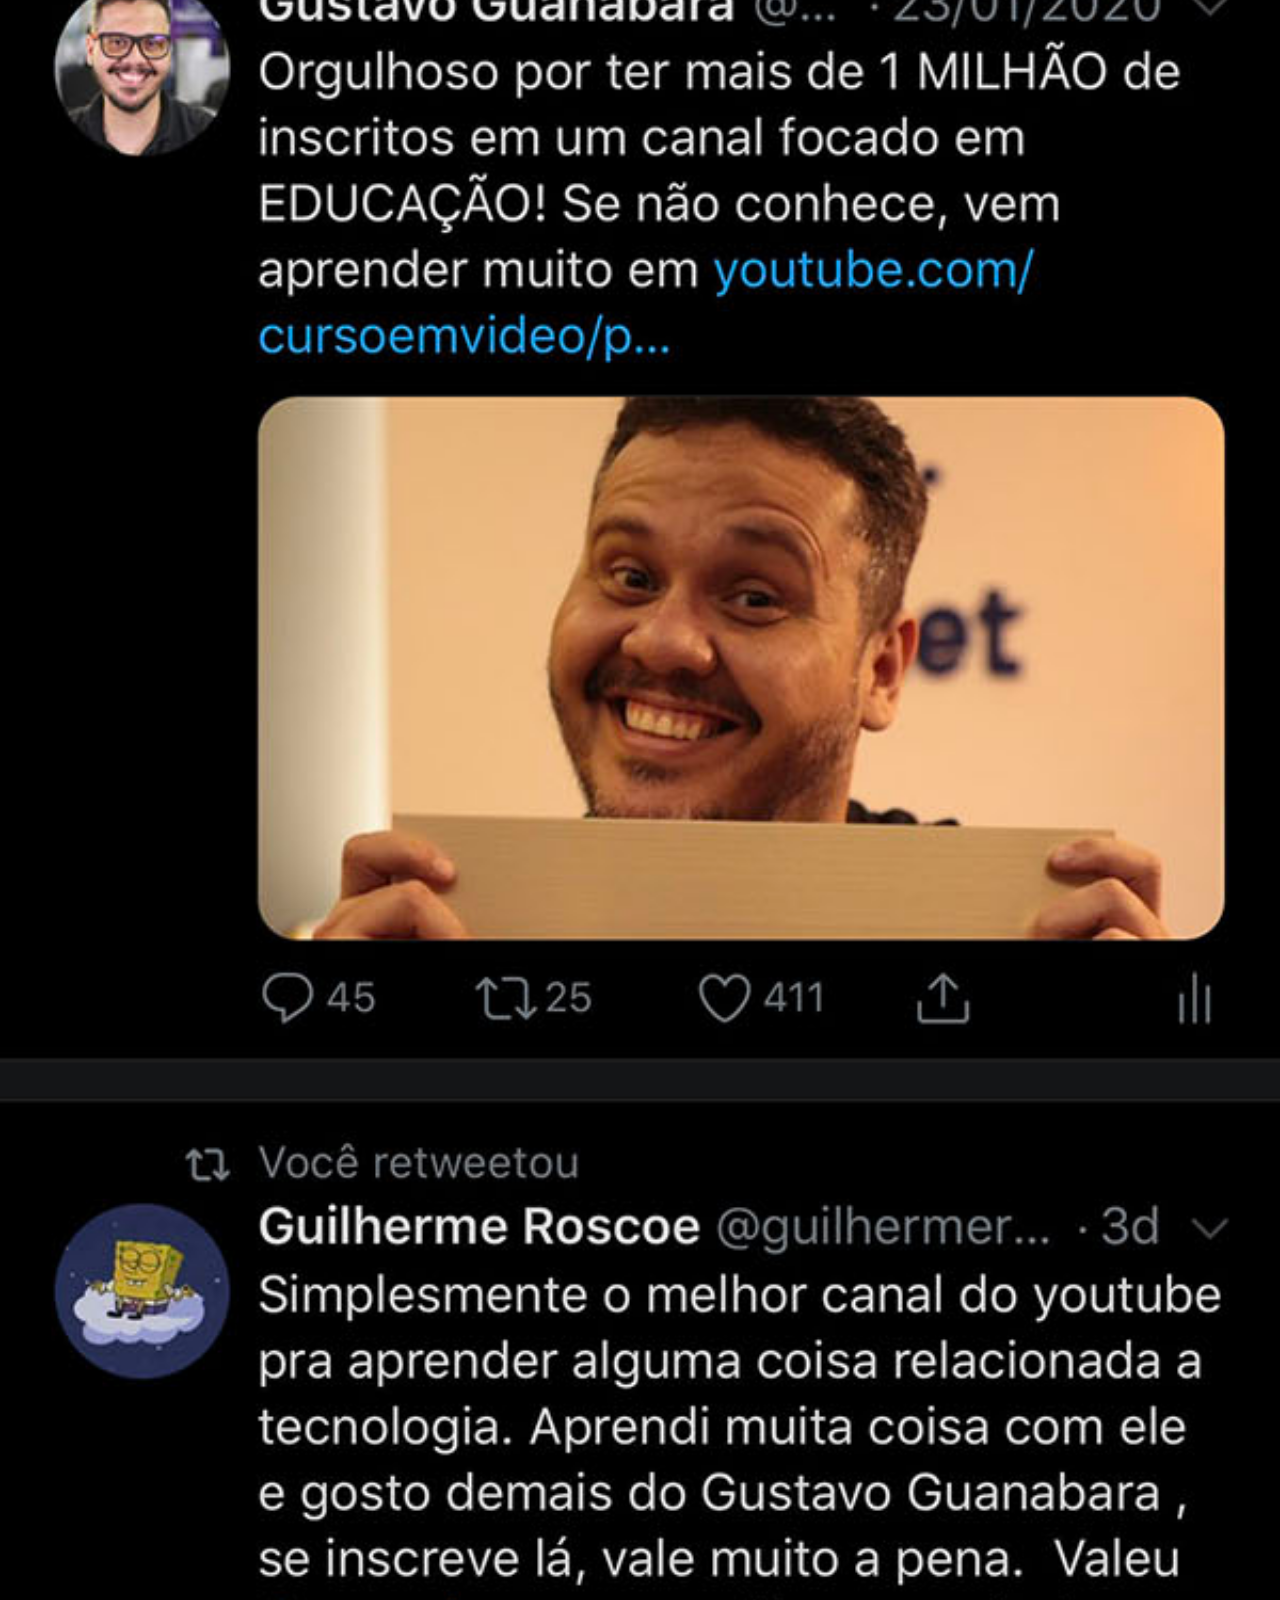
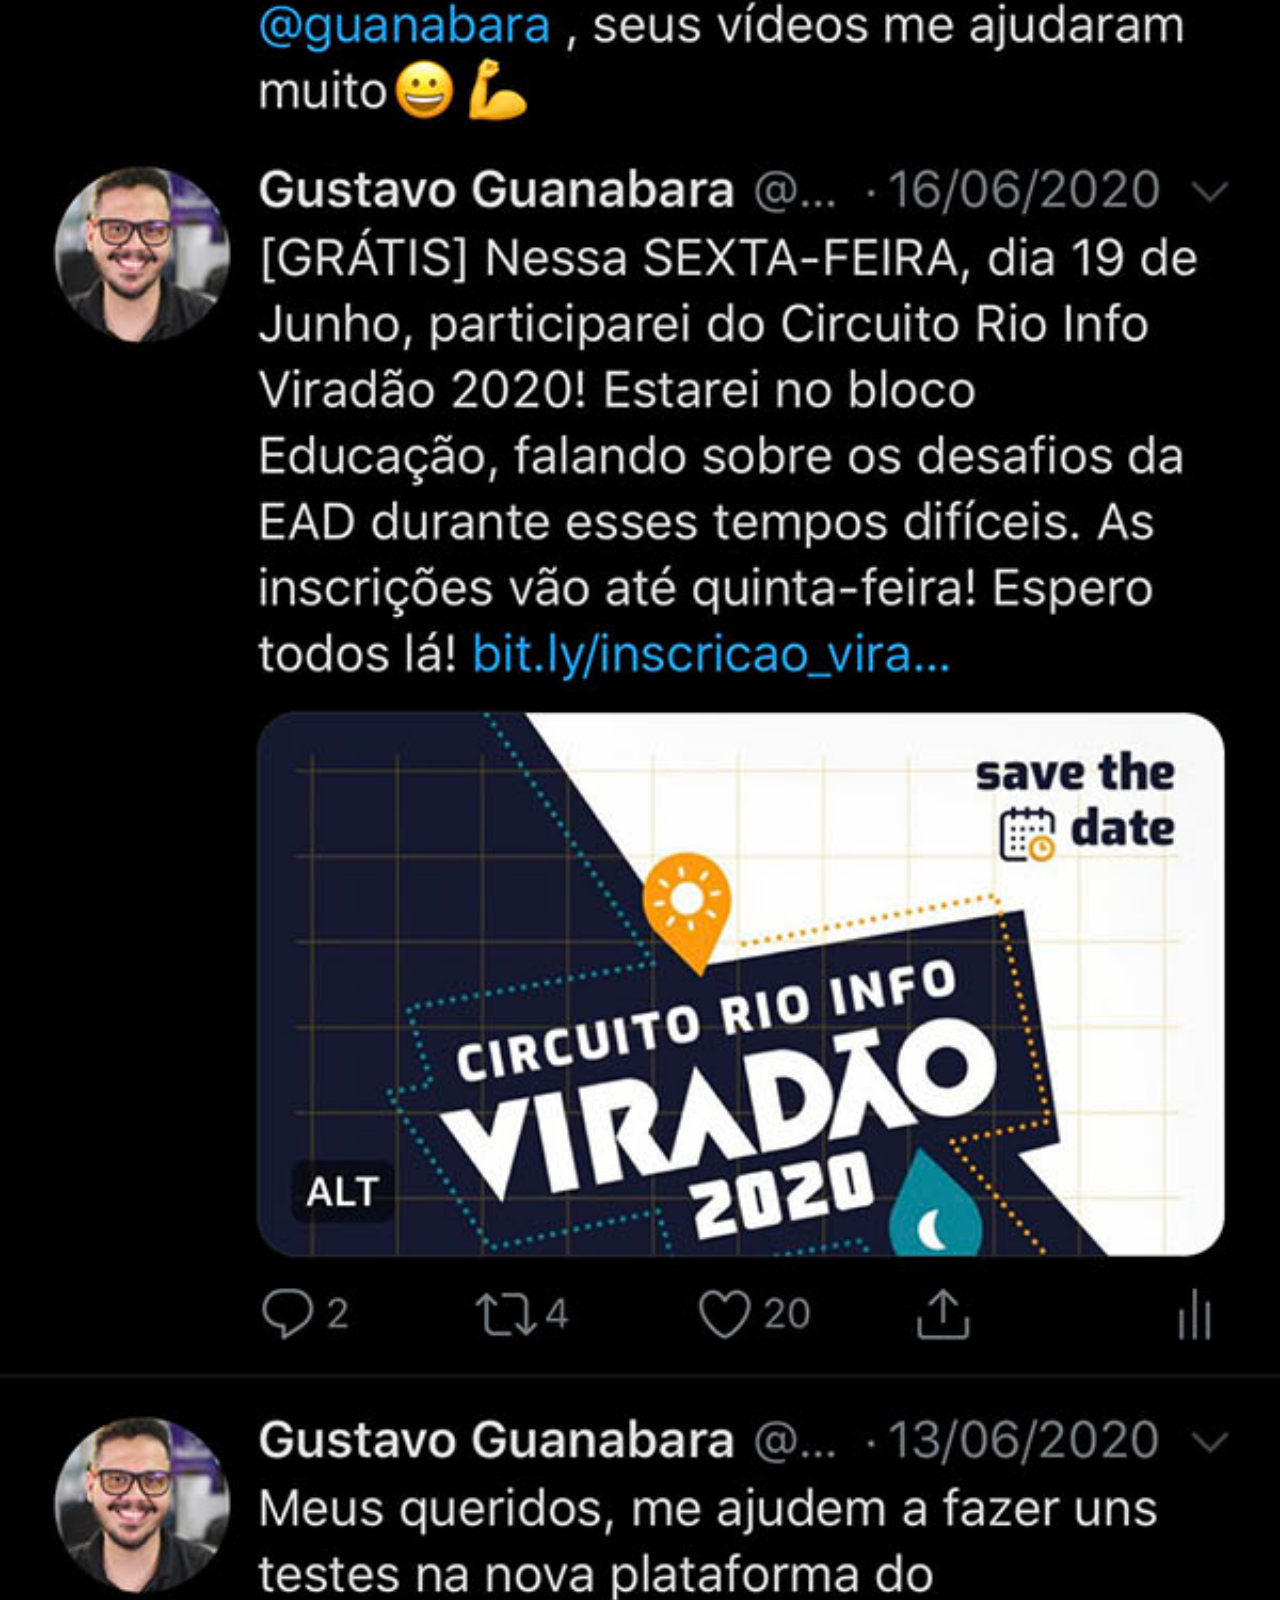
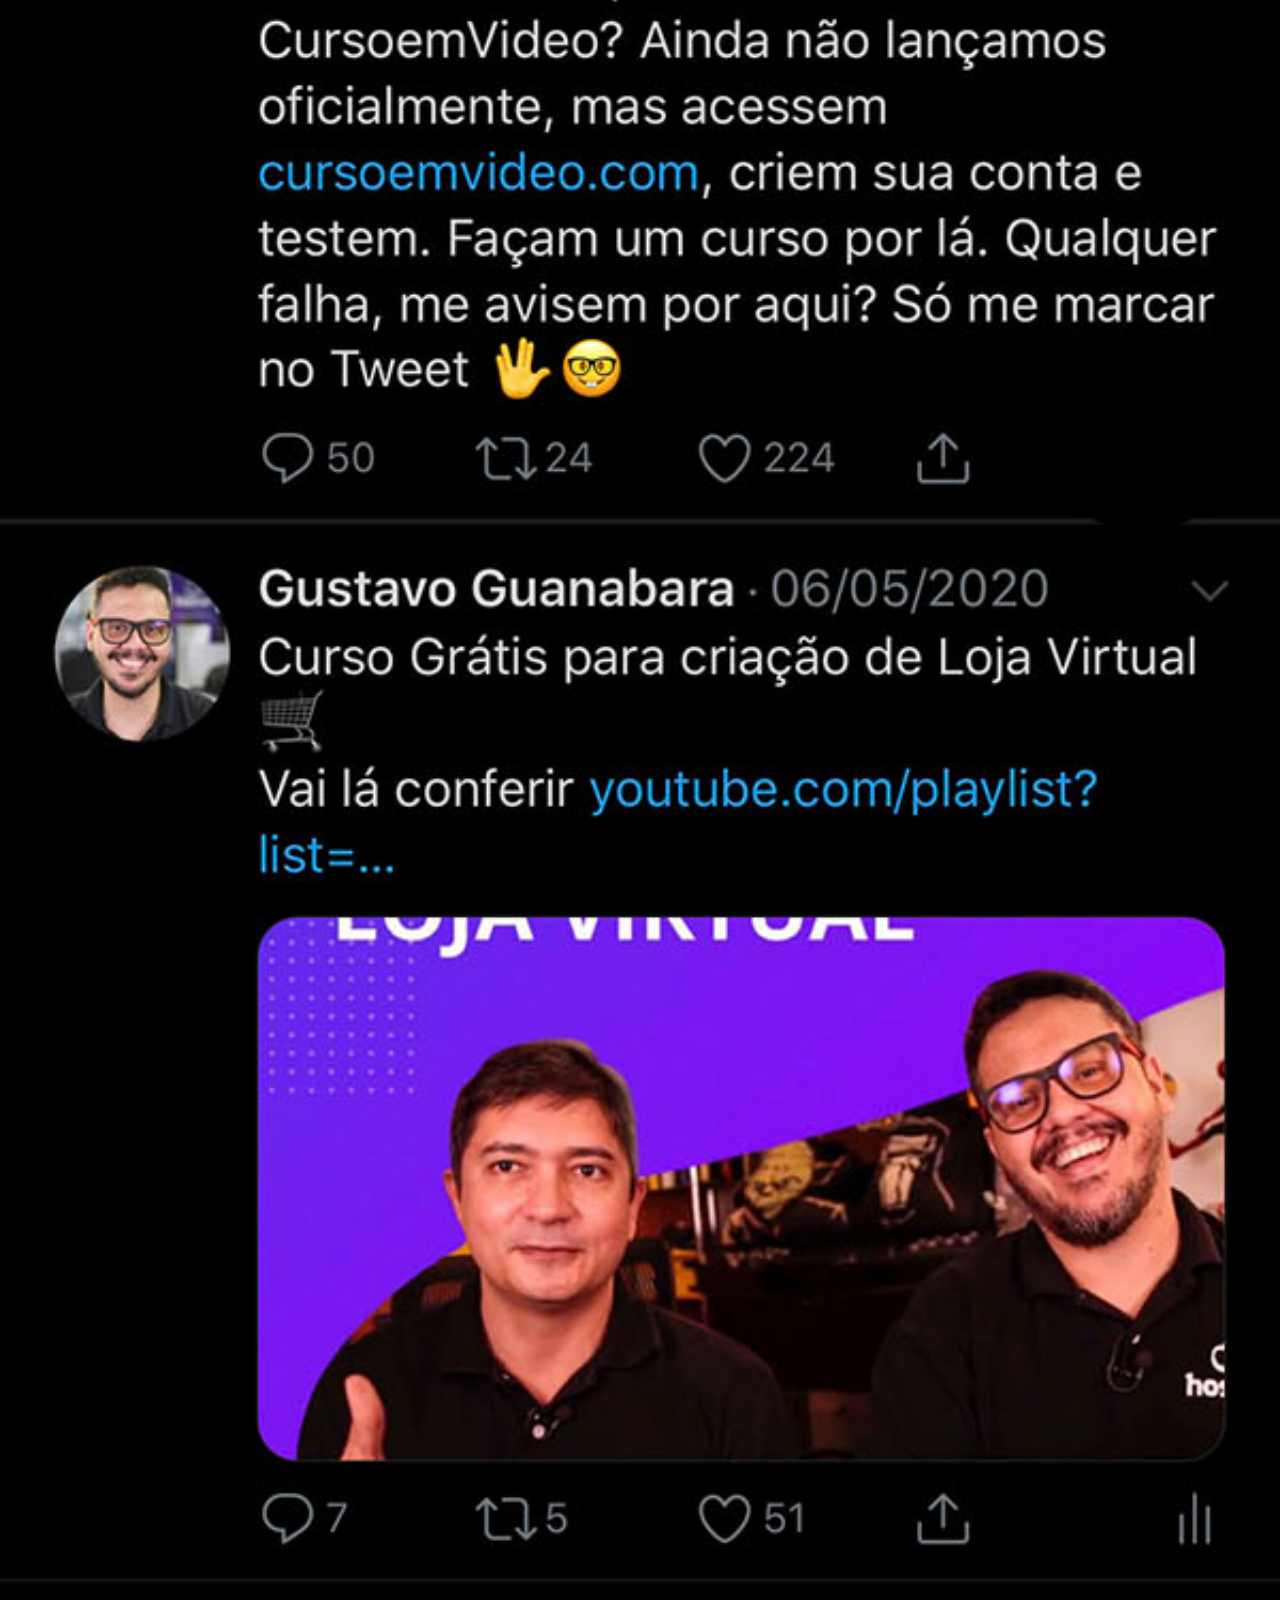
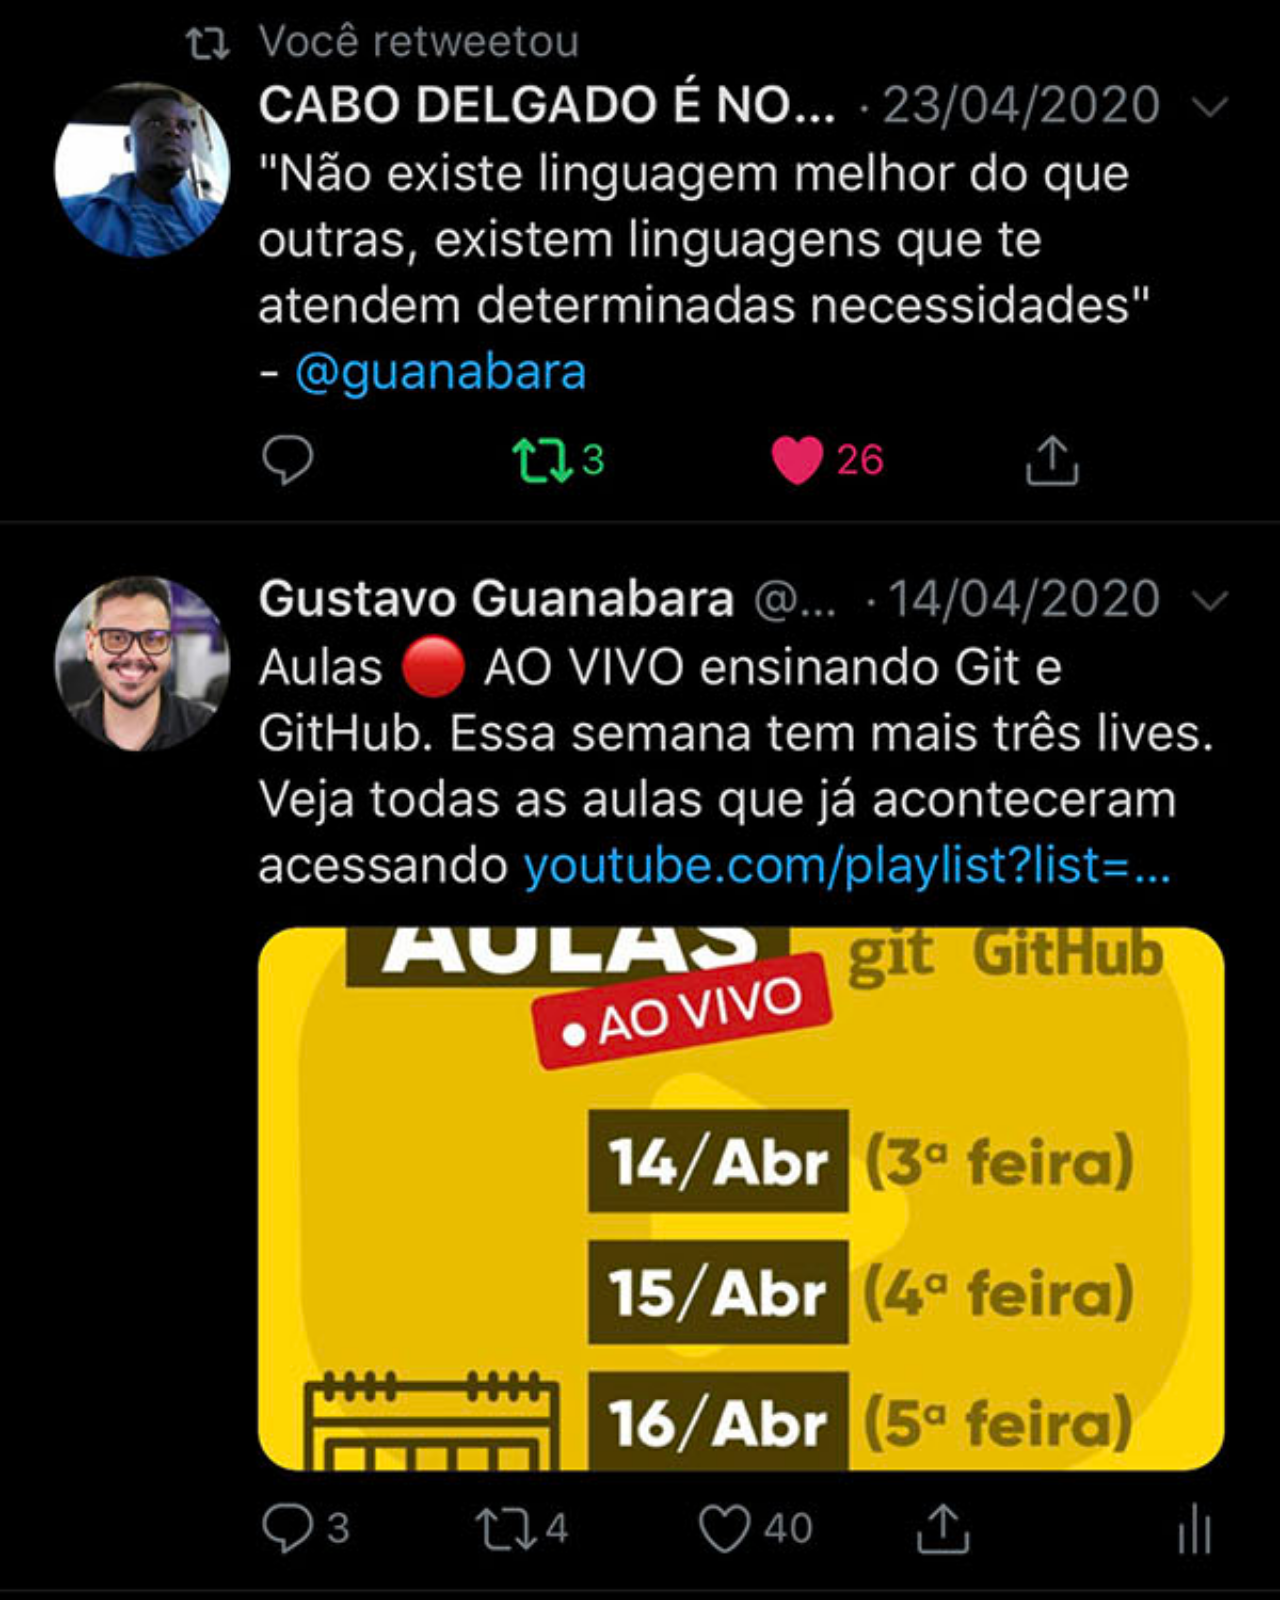
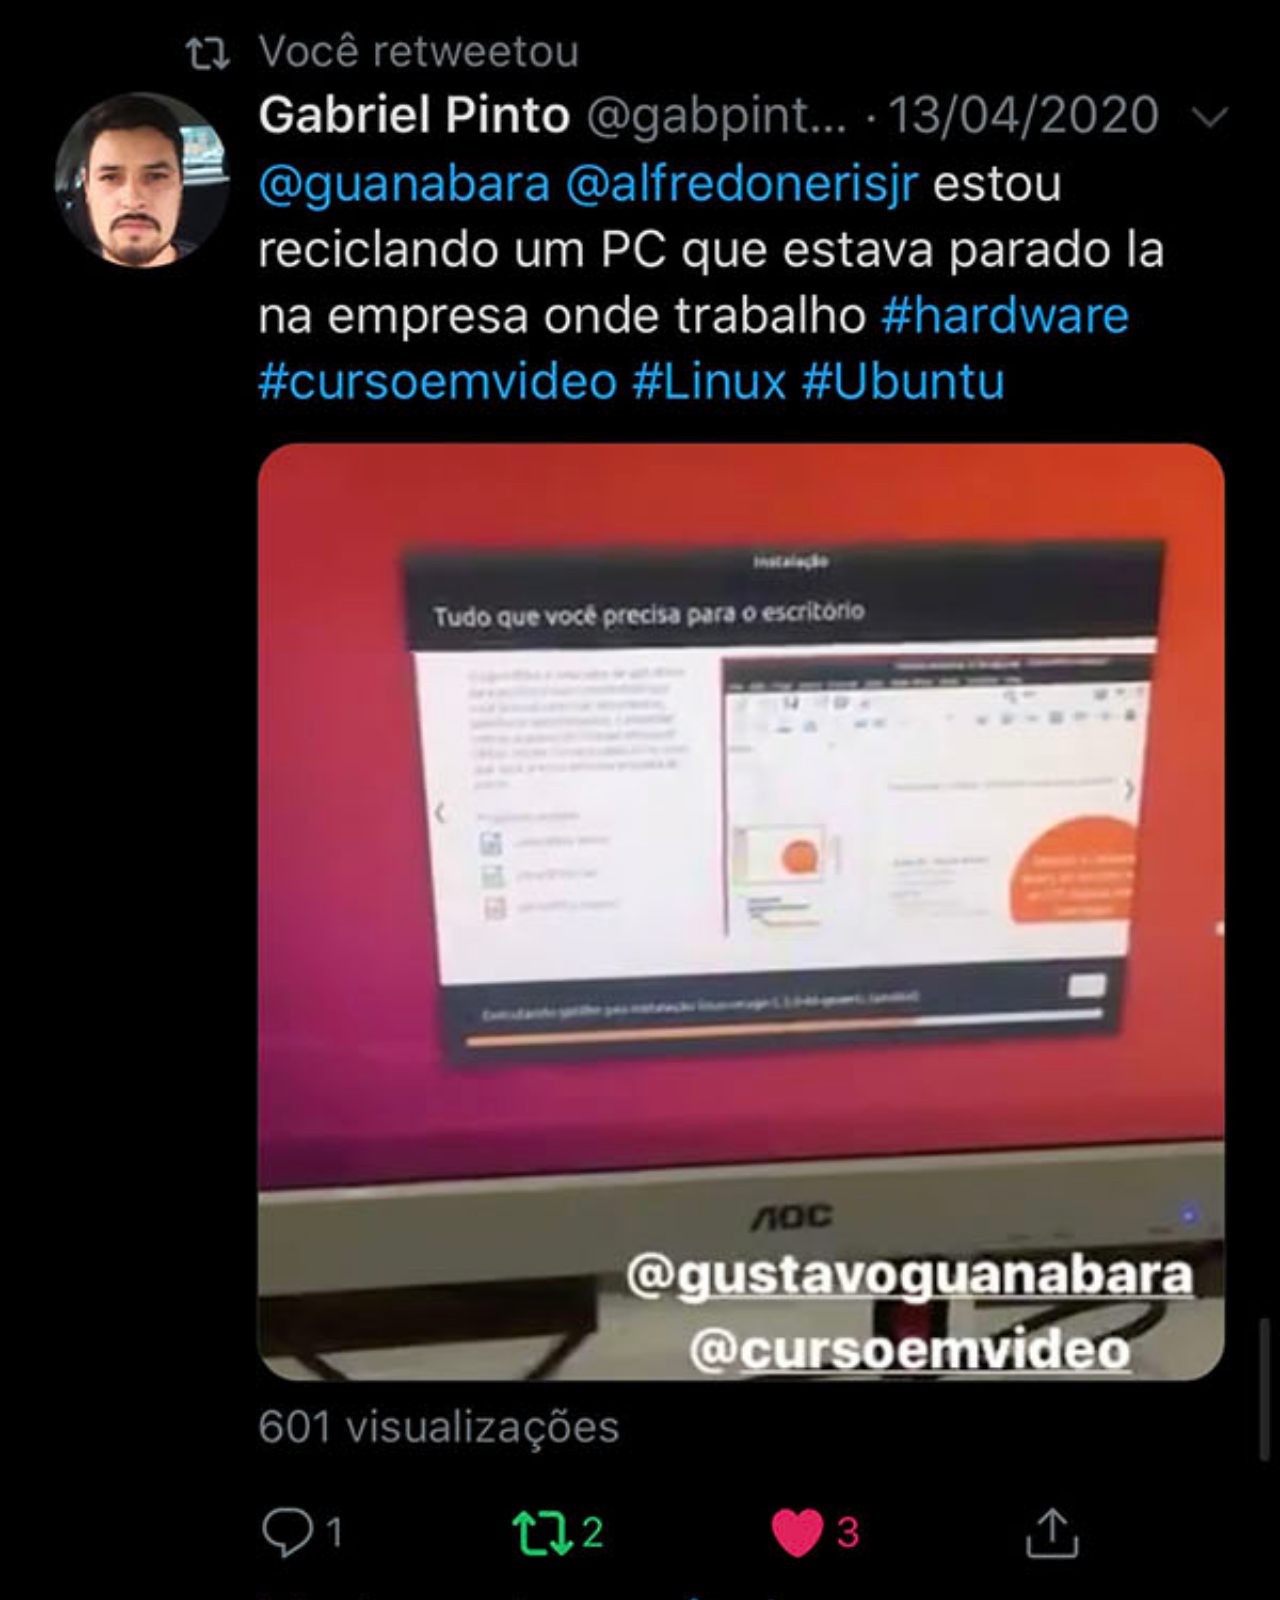
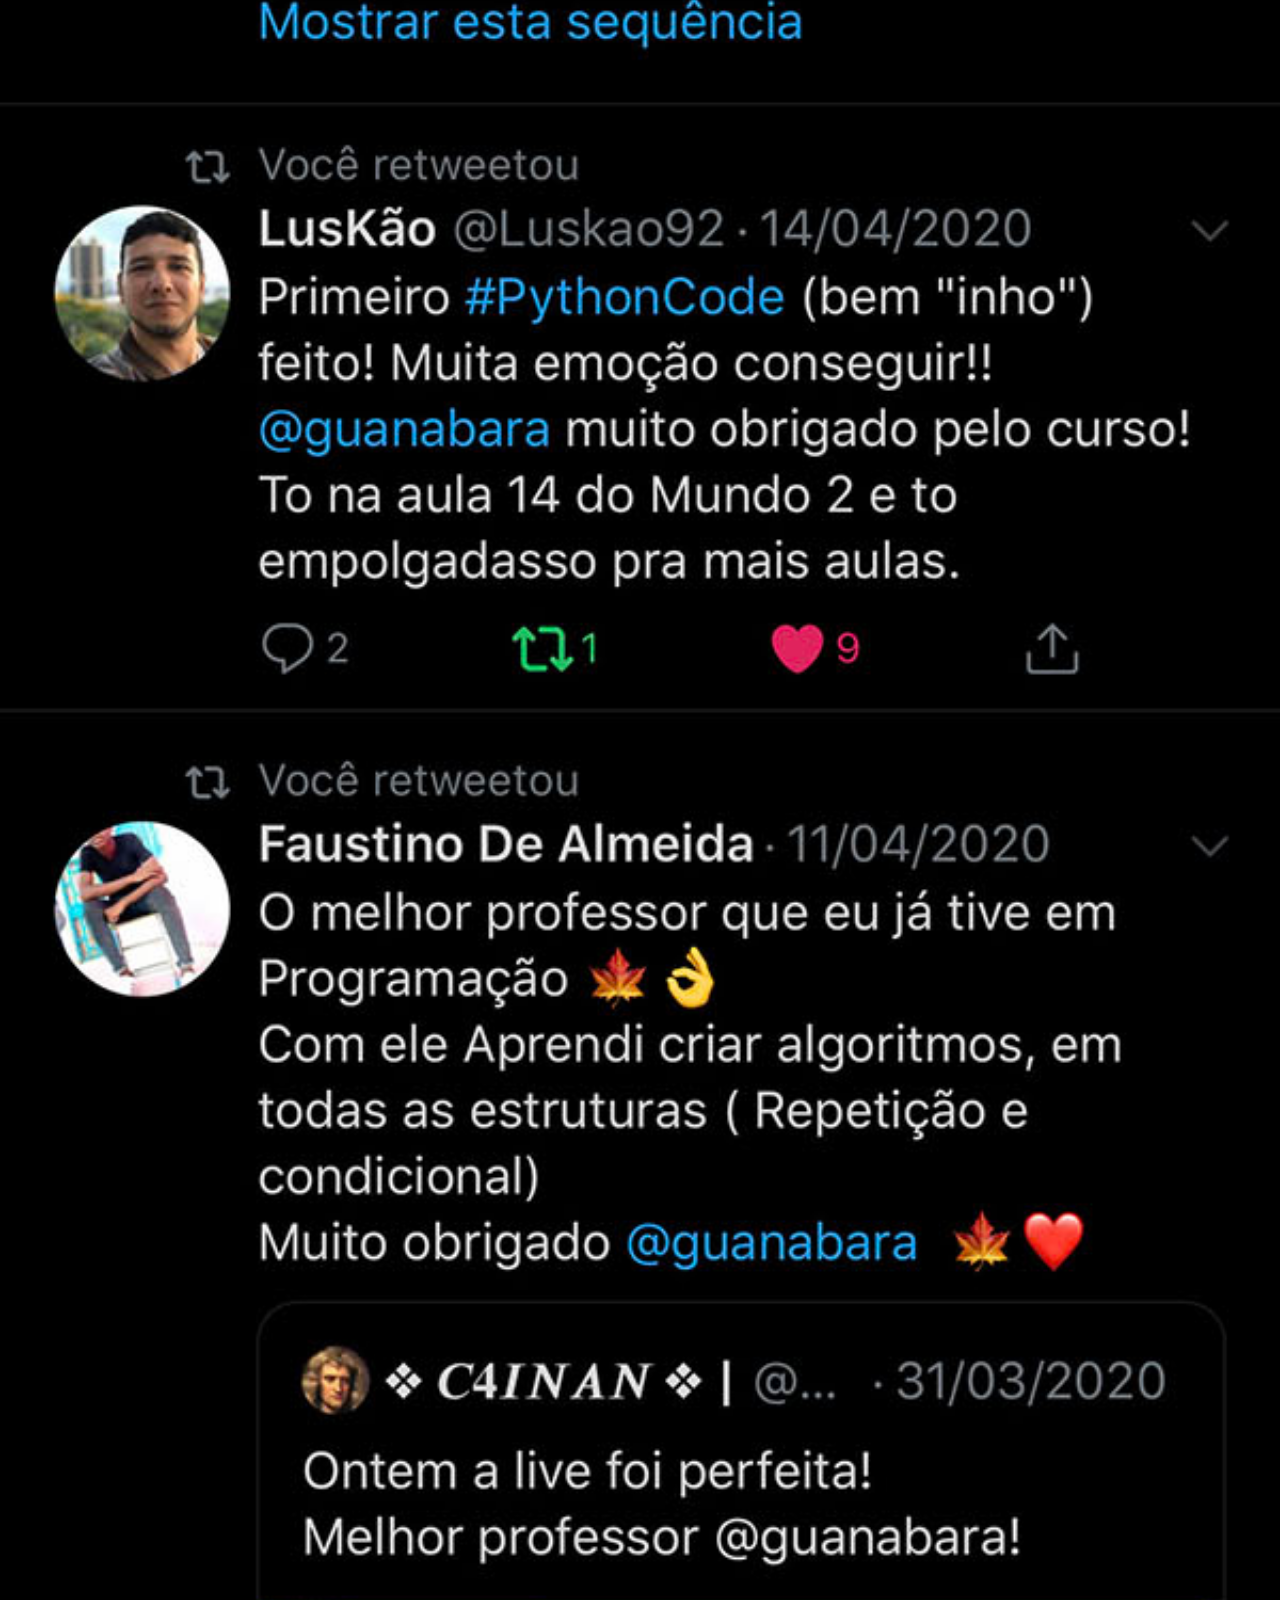
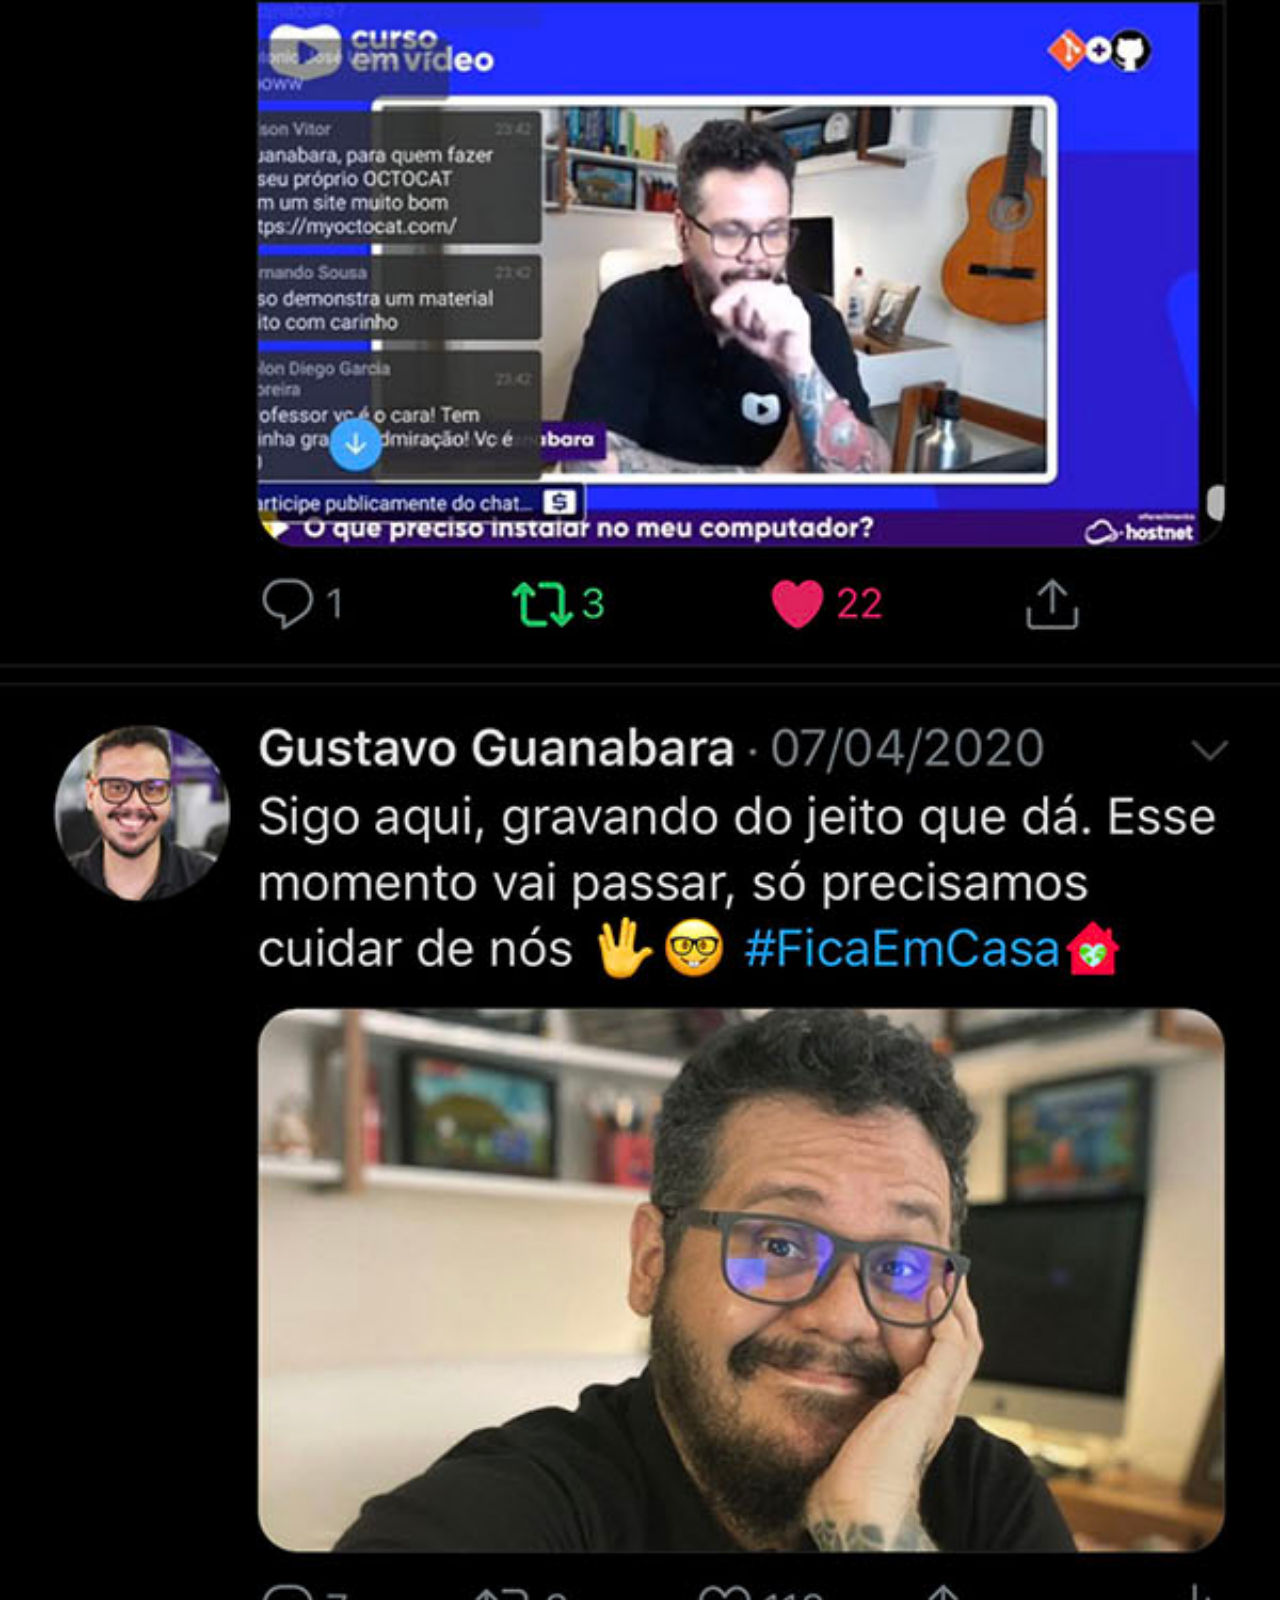
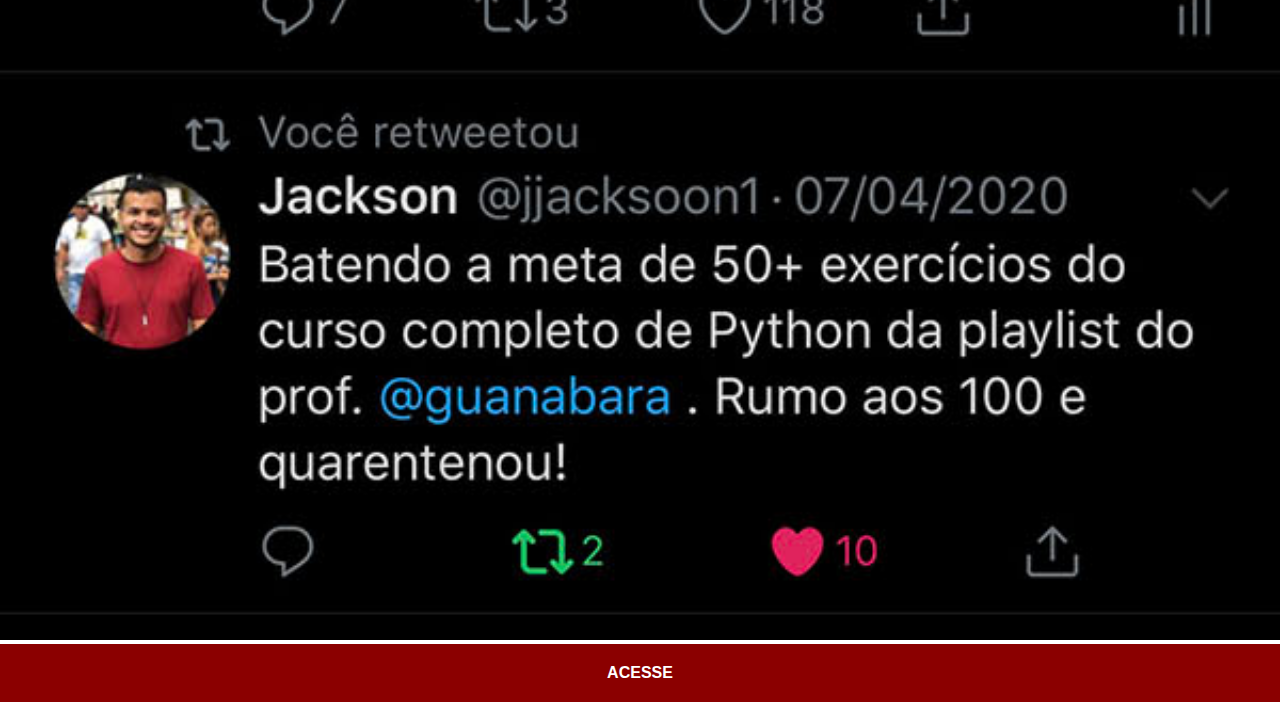
<file: twitter.html>
<!DOCTYPE html>
<html lang="pt-br">
<head>
  <meta charset="UTF-8">
  <meta http-equiv="X-UA-Compatible" content="IE=edge">
  <meta name="viewport" content="width=device-width, initial-scale=1.0">
  <title>Twitter</title>
  <link rel="stylesheet" href="estilos/social.css">
</head>
<body>
  <img src="imagens/tela-twitter.jpg" alt="Twitter">
  <a href="https://twitter.com/i/flow/login" target="_blank">ACESSE</a>
</body>
</html>
</file>
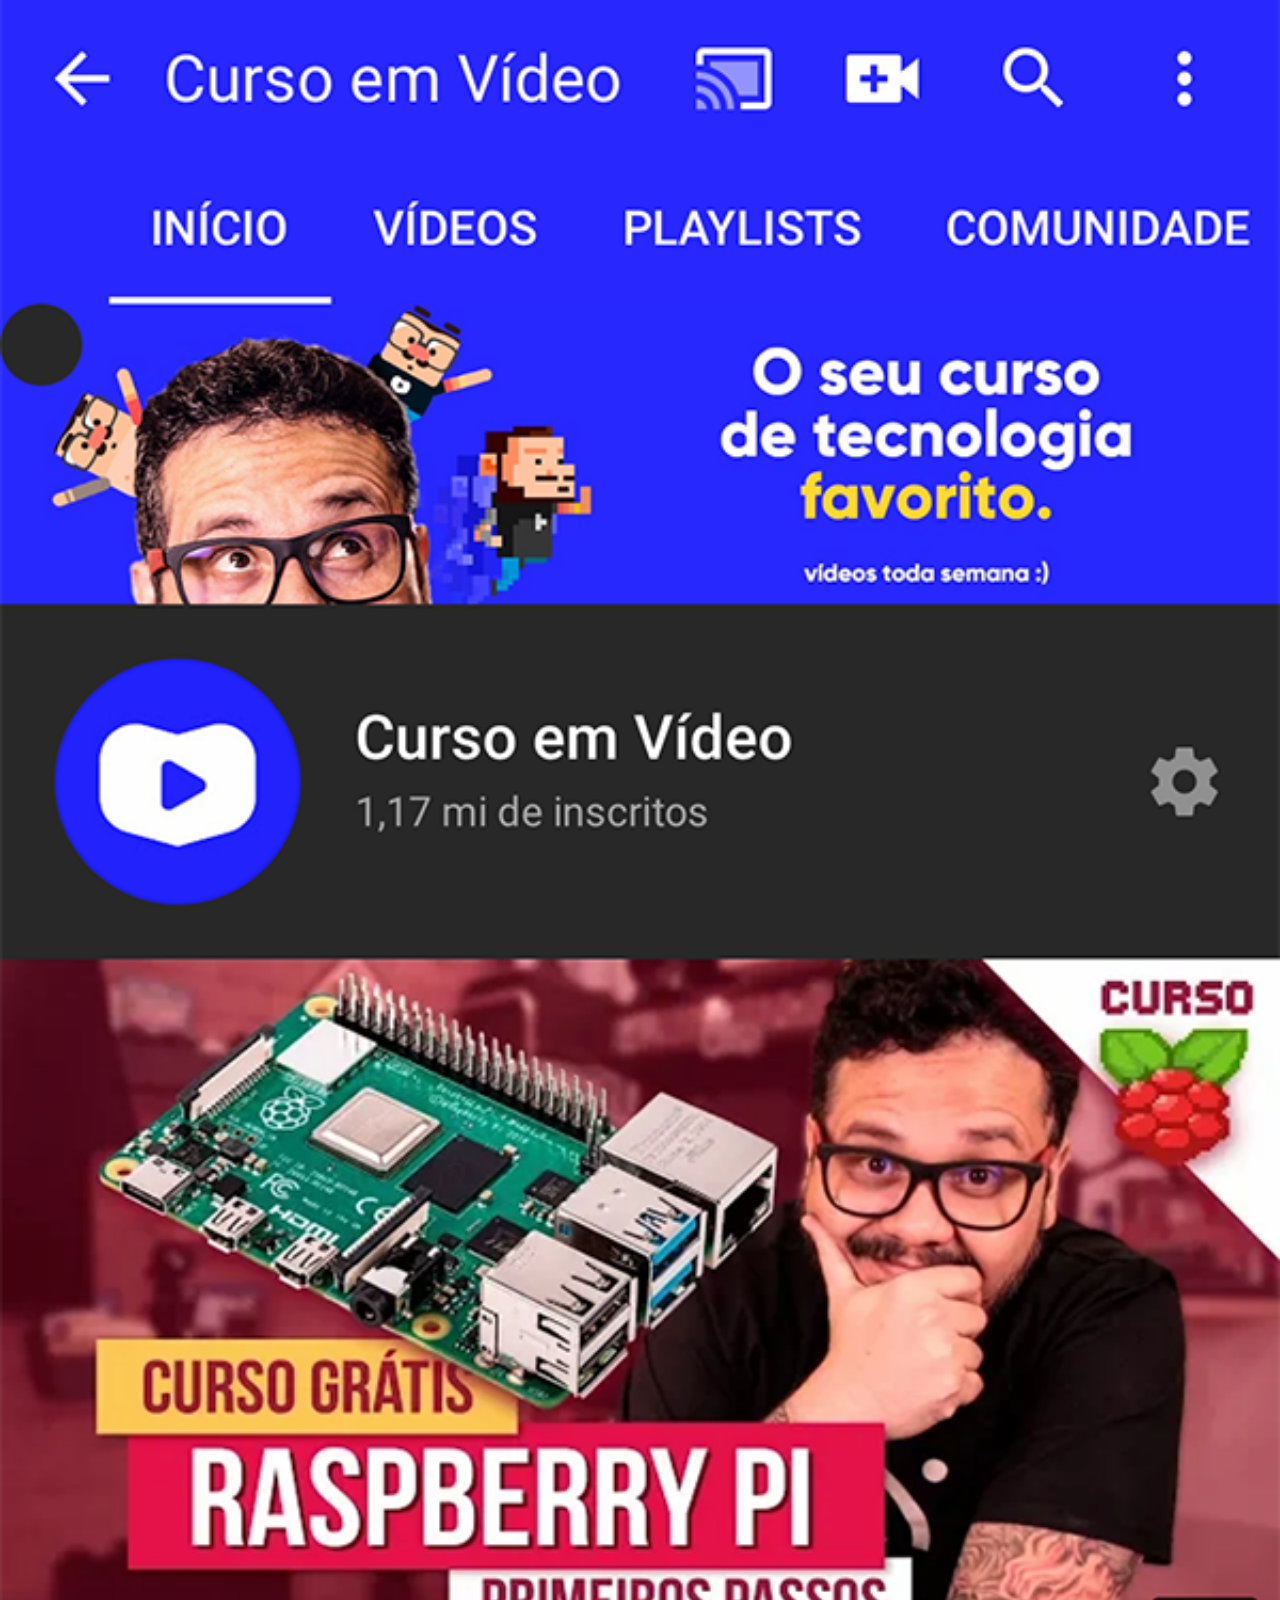
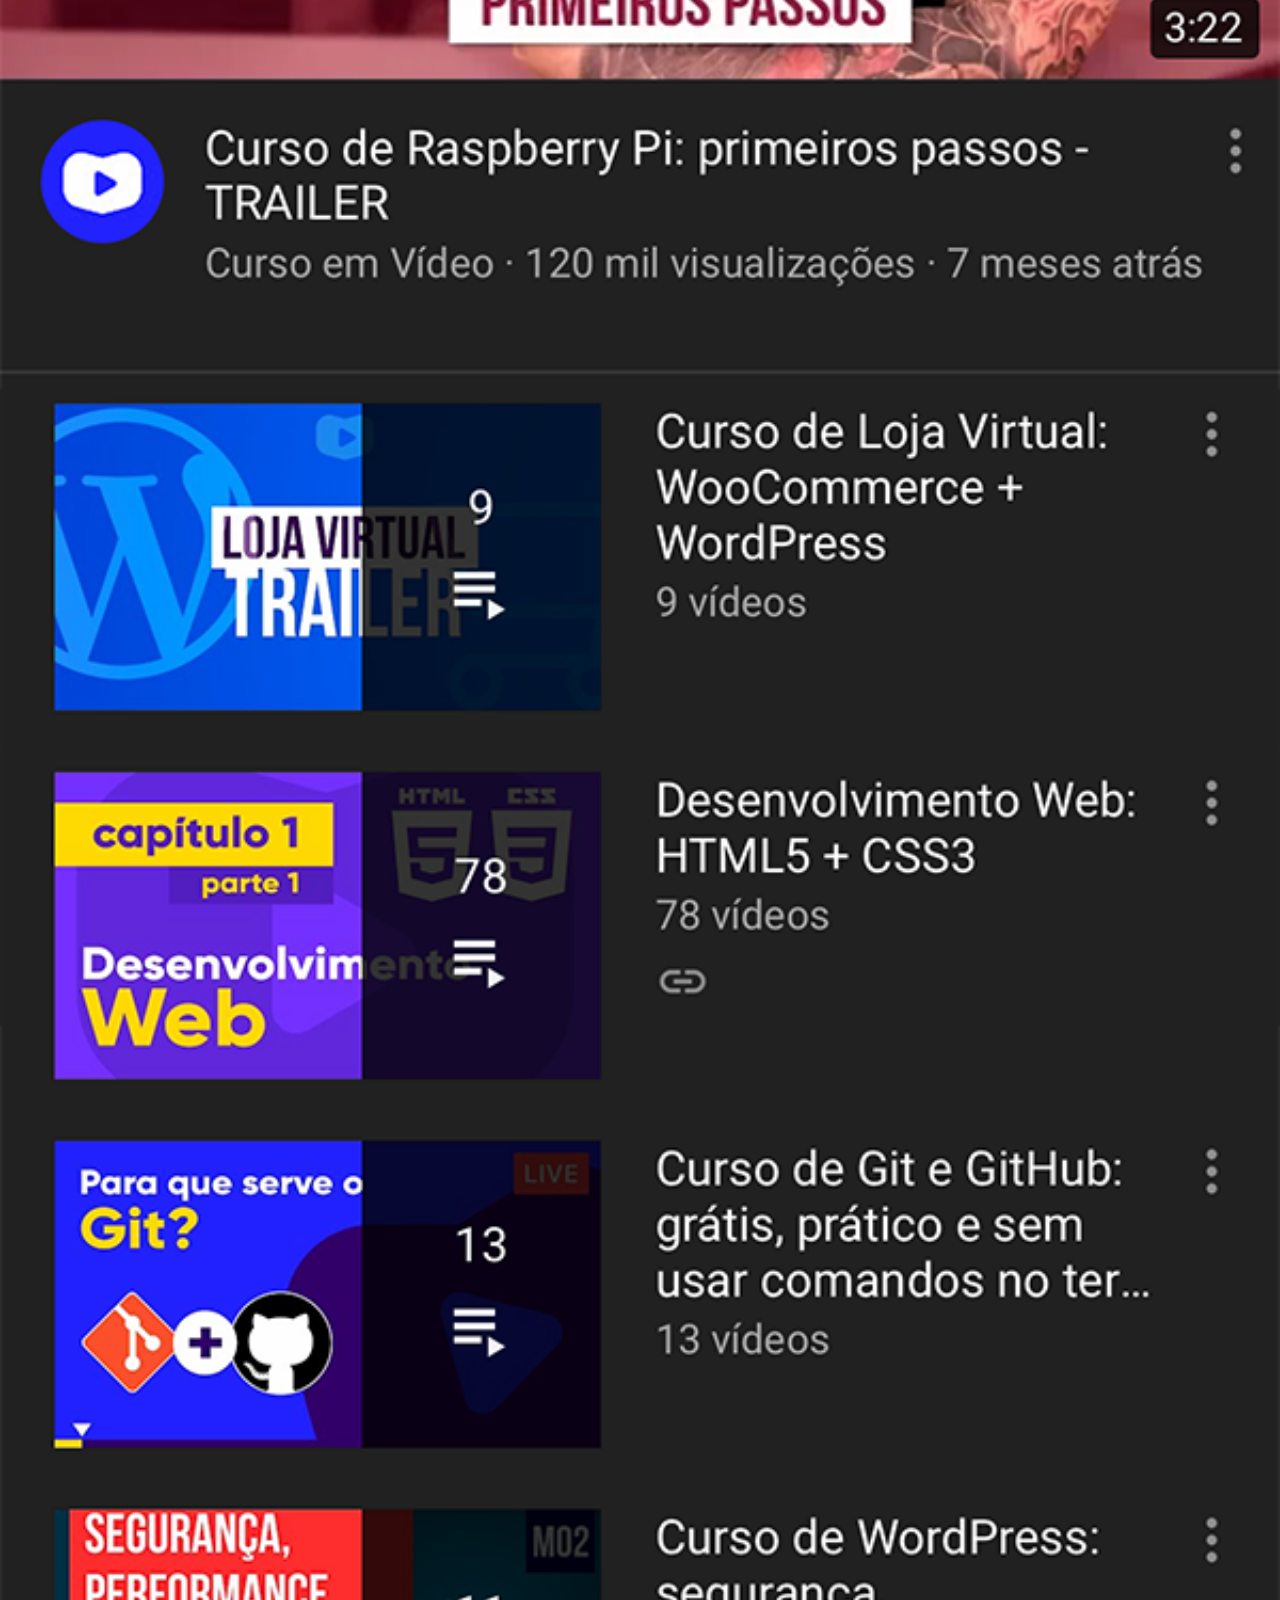
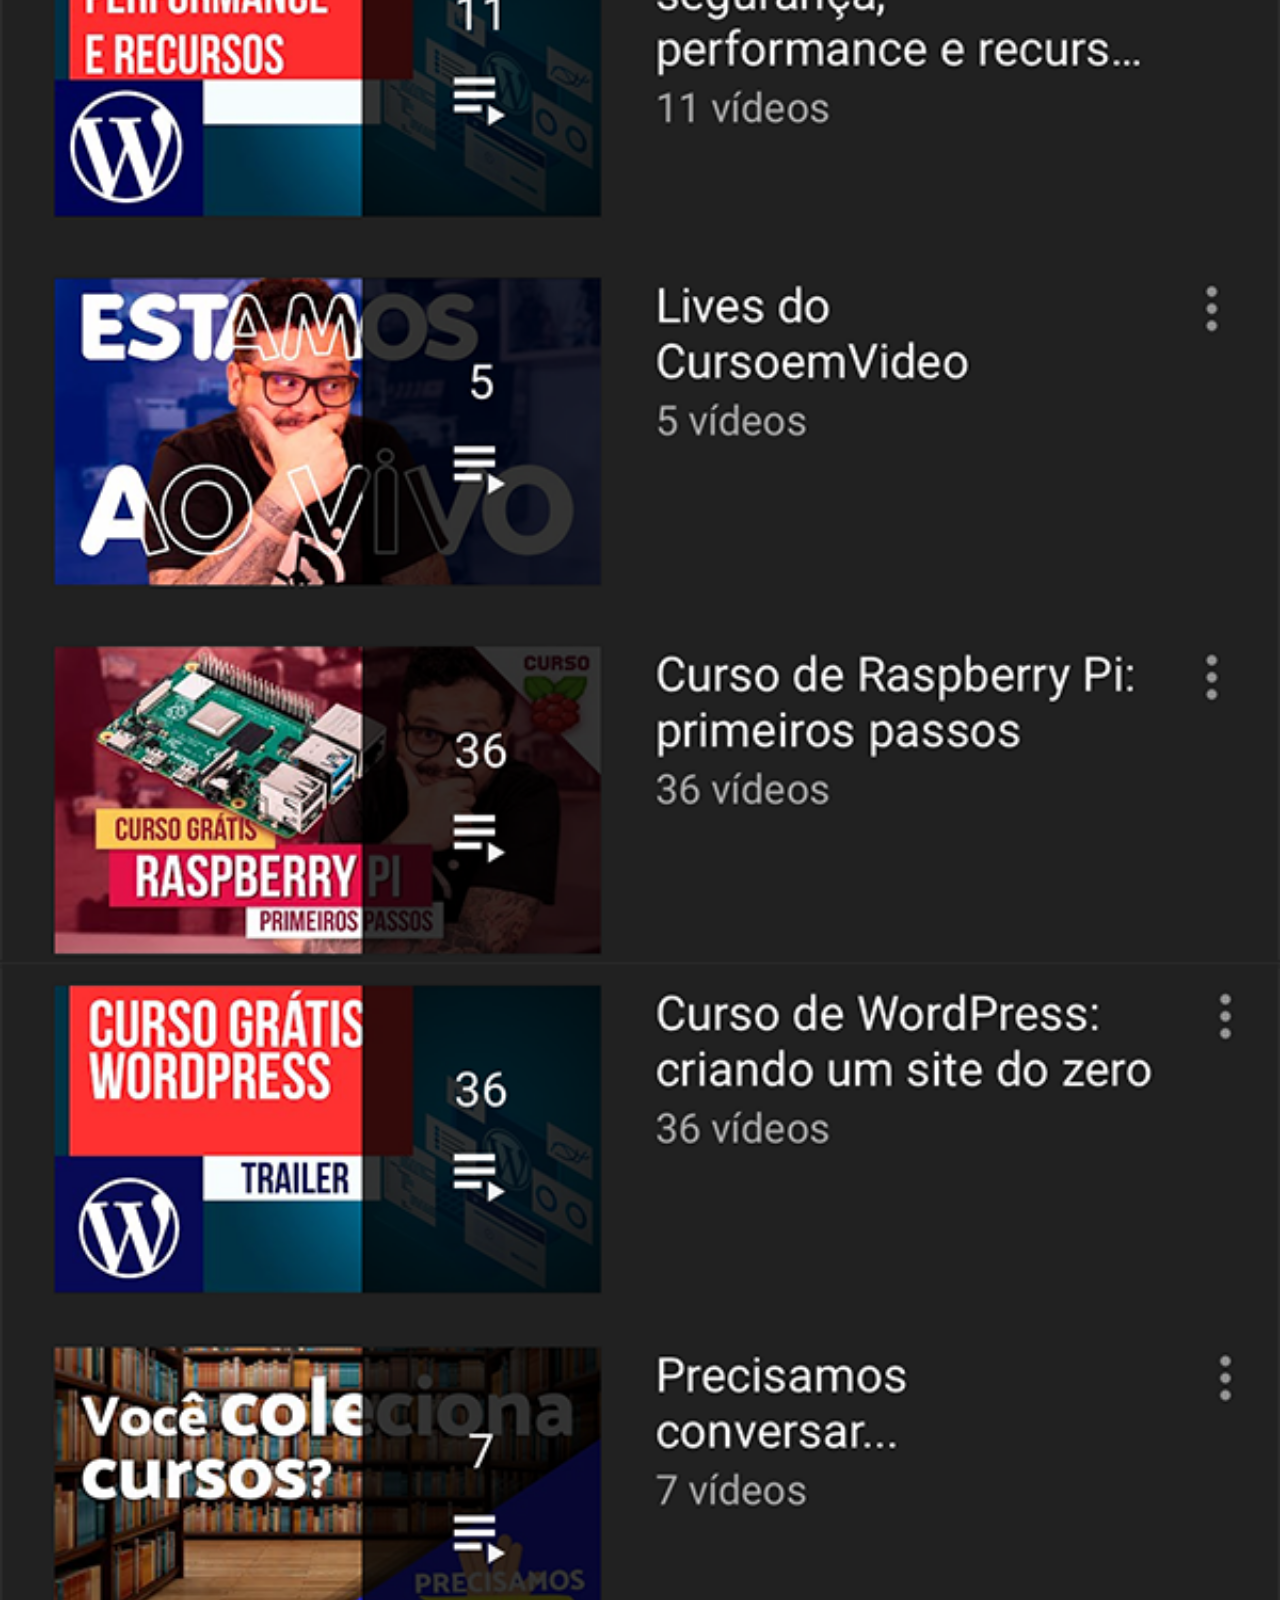
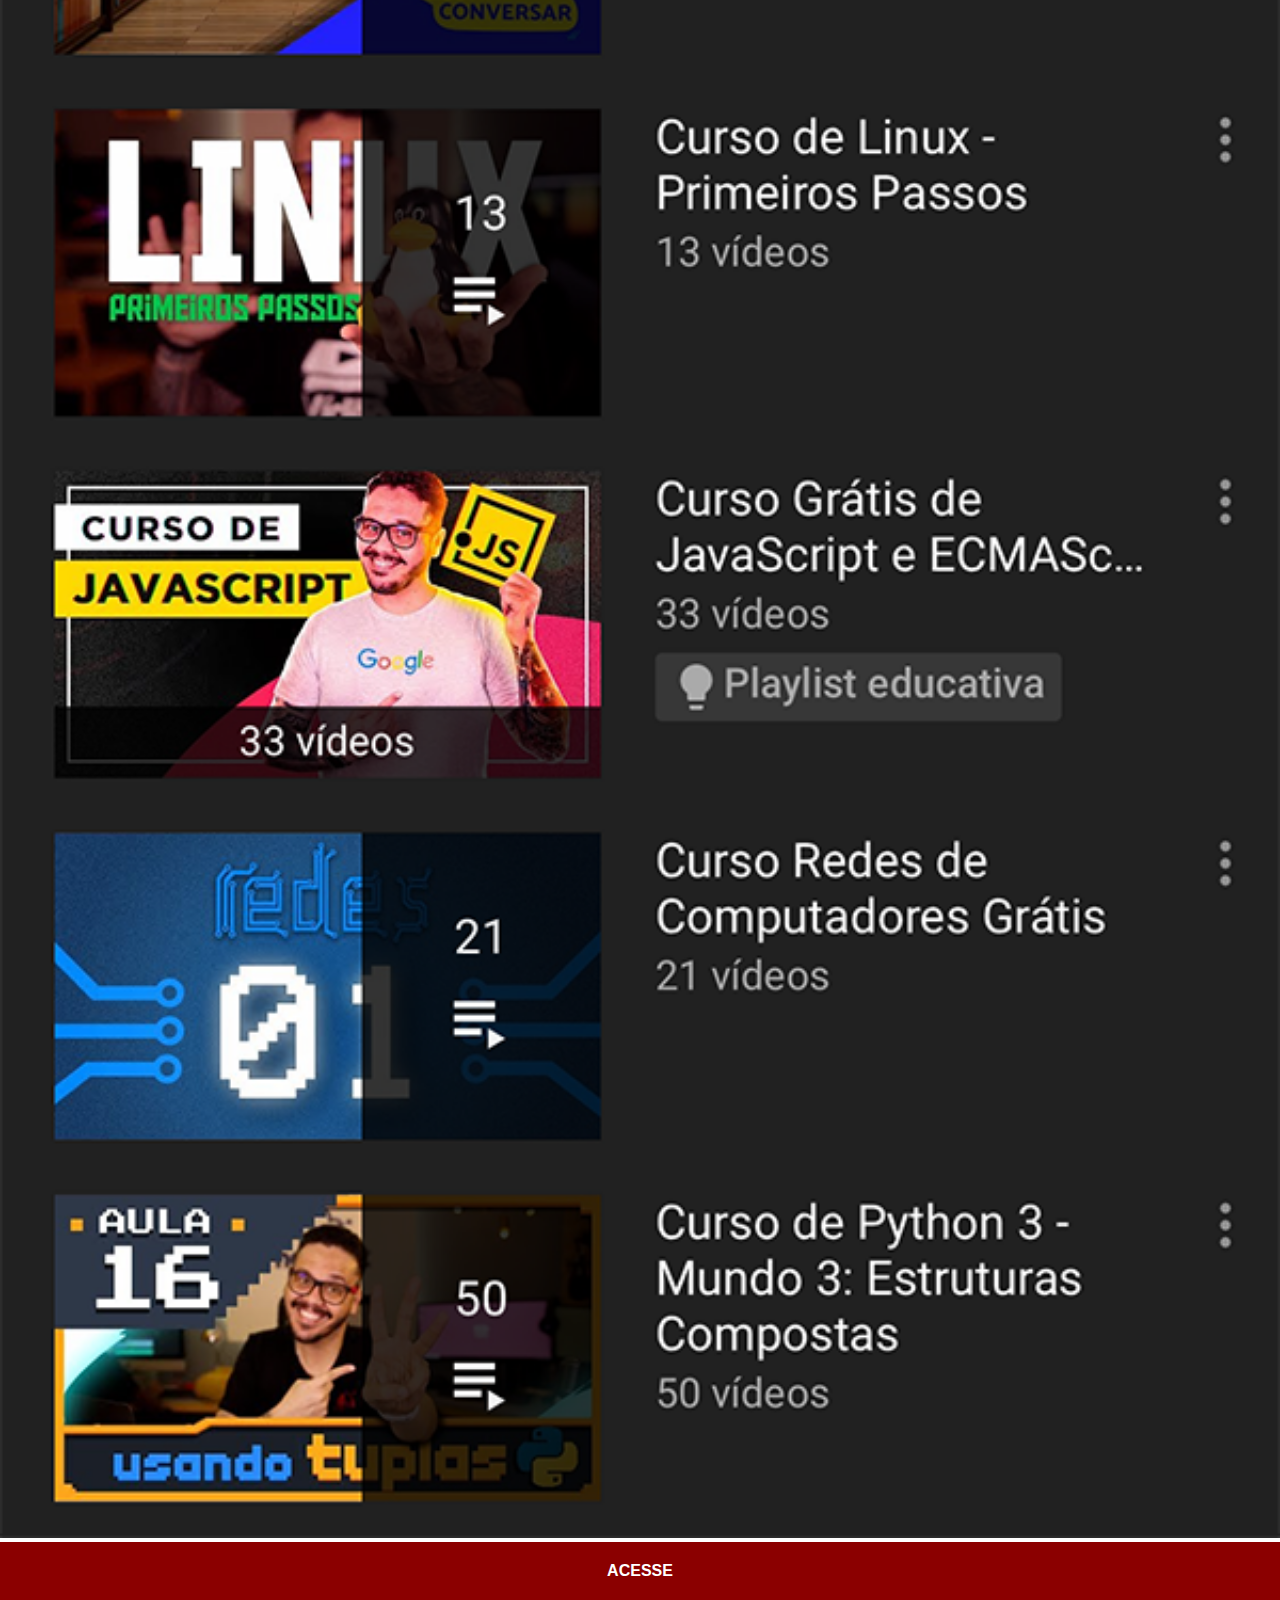
<file: youtube.html>
<!DOCTYPE html>
<html lang="pt-br">
<head>
  <meta charset="UTF-8">
  <meta http-equiv="X-UA-Compatible" content="IE=edge">
  <meta name="viewport" content="width=device-width, initial-scale=1.0">
  <title>YouTube</title>
  <link rel="stylesheet" href="estilos/social.css">
</head>
<body>
  <img src="imagens/tela-youtube.png" alt="YouTube">
  <a href="https://www.youtube.com/c/CursoemV%C3%ADdeo/playlists" target="_blank">ACESSE</a>
</body>
</html>
</file>
<file: estilos/style.css>
@charset "UTF8";

* {
  margin: 0px;
  padding: 0px;
  font-family: Arial, Helvetica, sans-serif;
}

html, body {
  height: 100vh;
  width: 100vw;
  background-color: black;
}

body {
  background: url('../imagens/fundo-madeira.jpg') no-repeat top center;
  background-size: cover;
  background-attachment: fixed;
}

main {
  position: relative;
  height: 100vh;
}

section#telefone {
  position: absolute;
  top: 50%;
  left: 50%;
  transform: translate(-50%, -50%);

  height: 627px;
  width: 311px;
  background: url('../imagens/frame-iphone.png') no-repeat;
}

iframe#tela {
  position: relative;
  top: 80px;
  left: 22px;
  width: 267px;
  height: 471px;
}

section#redes-sociais {
  text-align: right;
}

section#redes-sociais img {
  width: 50px;
  margin: 10px;
  border-radius: 50%;
  box-shadow: 2px 2px 5px rgba(0, 0, 0, 0.400);
  box-sizing: border-box;
}

section#redes-sociais img:hover {
  border: 2px solid rgba(255, 255, 255, 0.637);
  transform: translate(-3px -3px);
  box-shadow: 5px 5px 10px rgba(0, 0, 0, 0.623);
  transition: transform 0.3s, border .5s;
}
</file>
<file: estilos/social.css>
@charset "UTF-8";

* {
  margin: 0px;
  padding: 0px;
  font-family: Arial, Helvetica, sans-serif;
}

::-webkit-scrollbar {
  width: 0px;
  height: 0px;
}

img {
  width: 100vw;
}

a {
  display: block;
  background-color: darkred;
  color: white;
  padding: 20px;
  text-align: center;
  font-weight: bolder;
  text-decoration: none;
}

a:hover {
  background-color: red;
}
</file>
